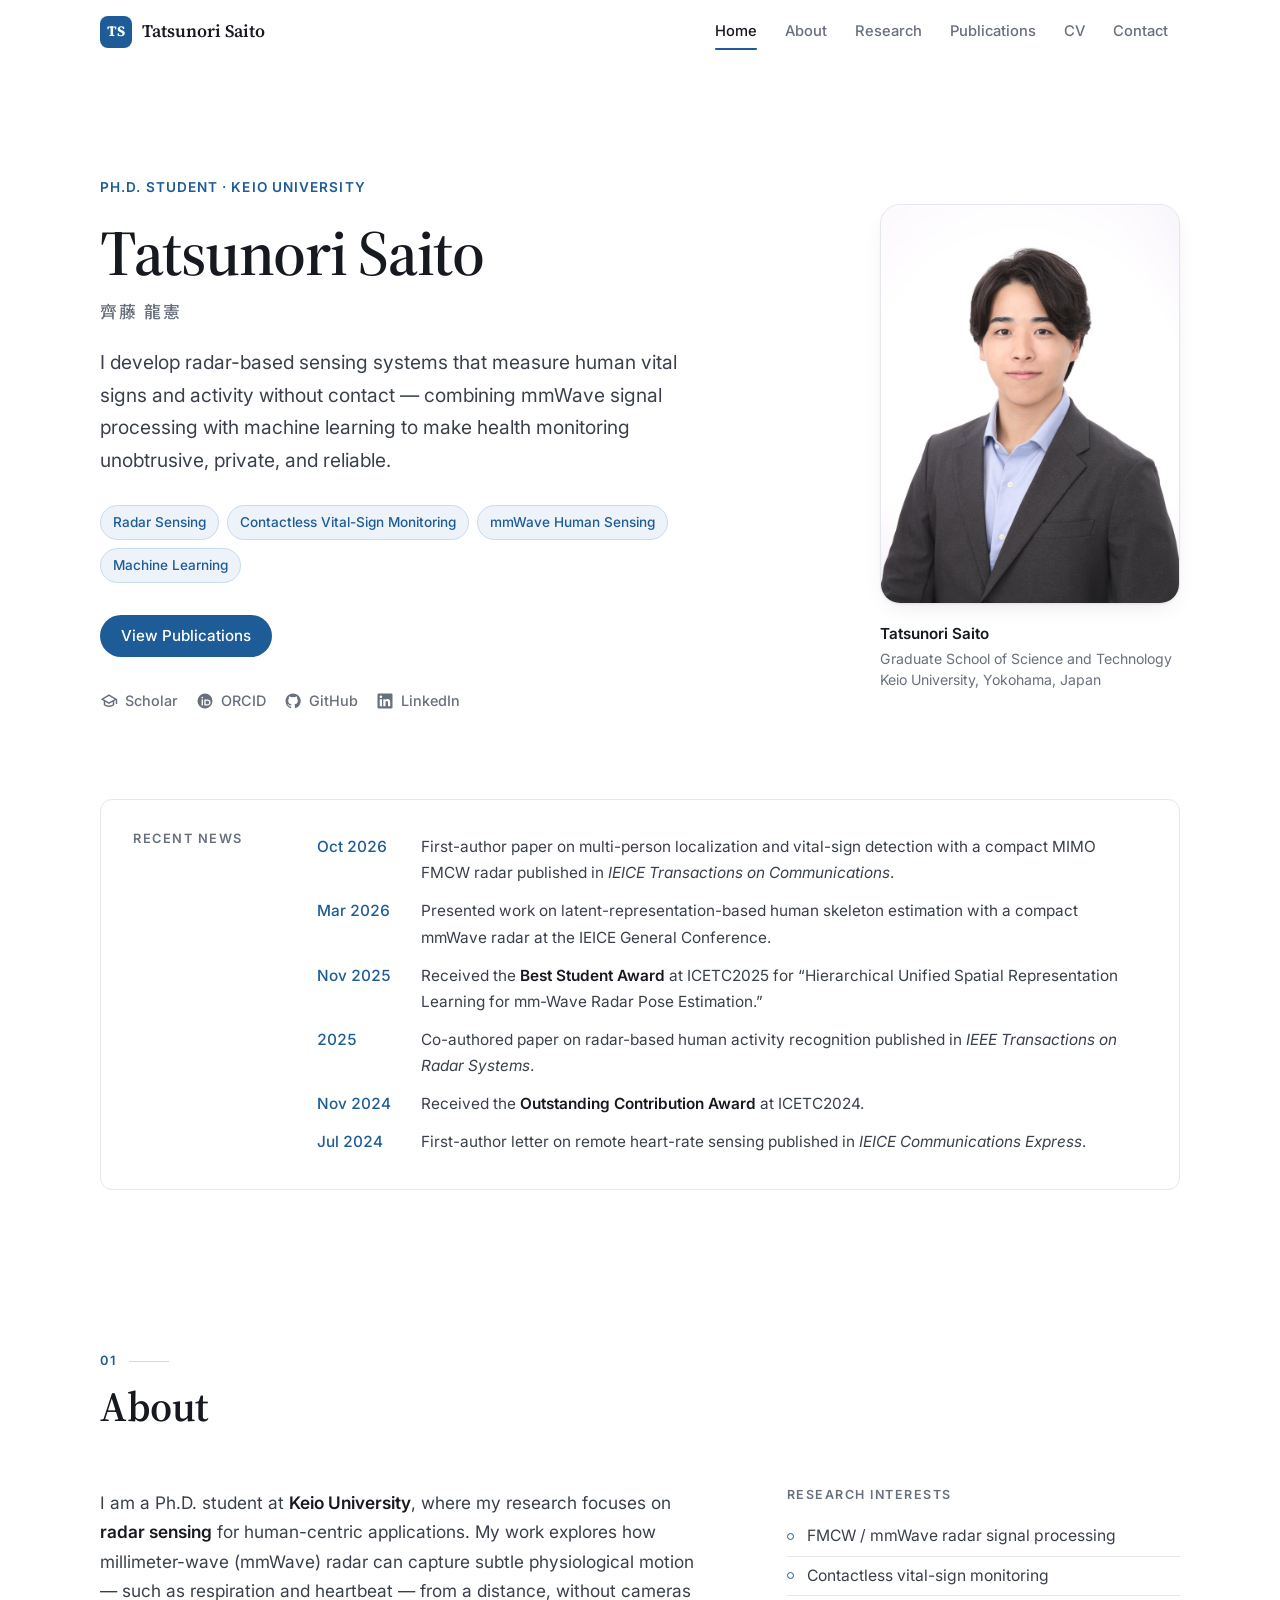
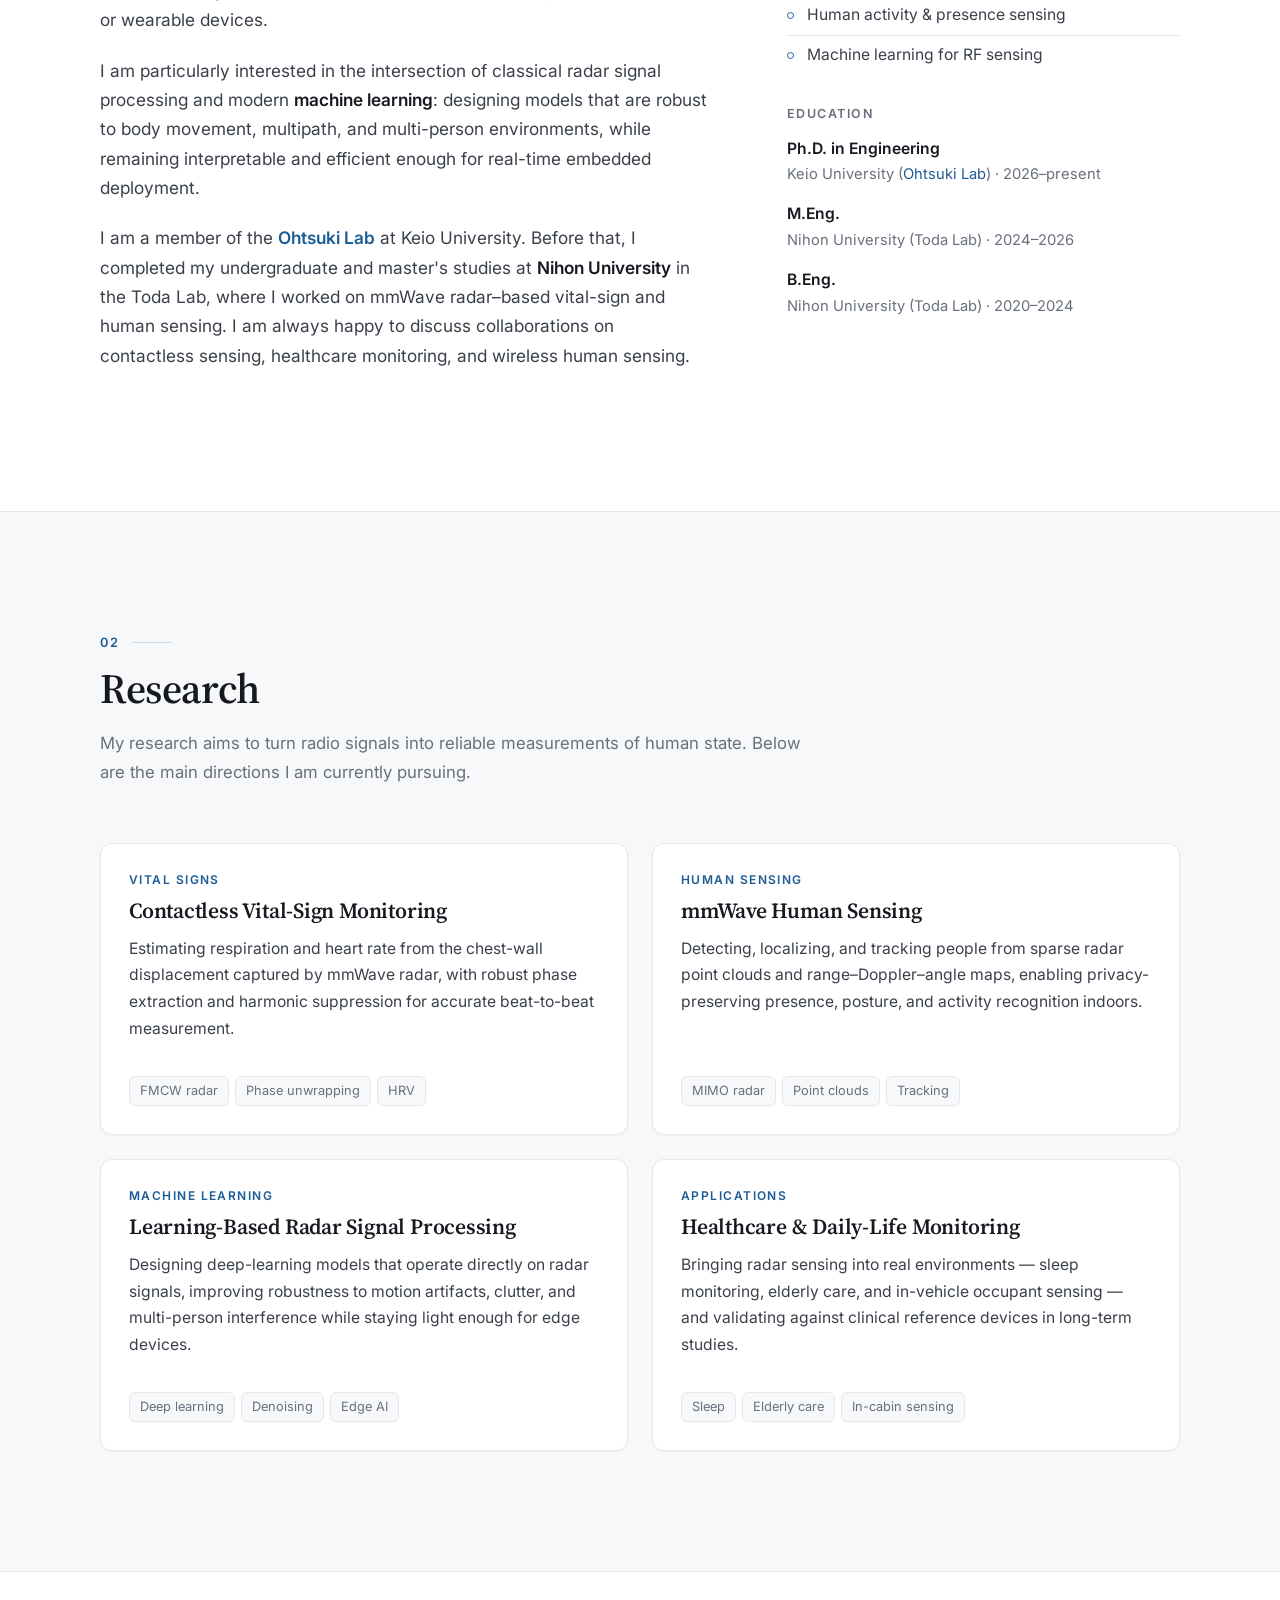
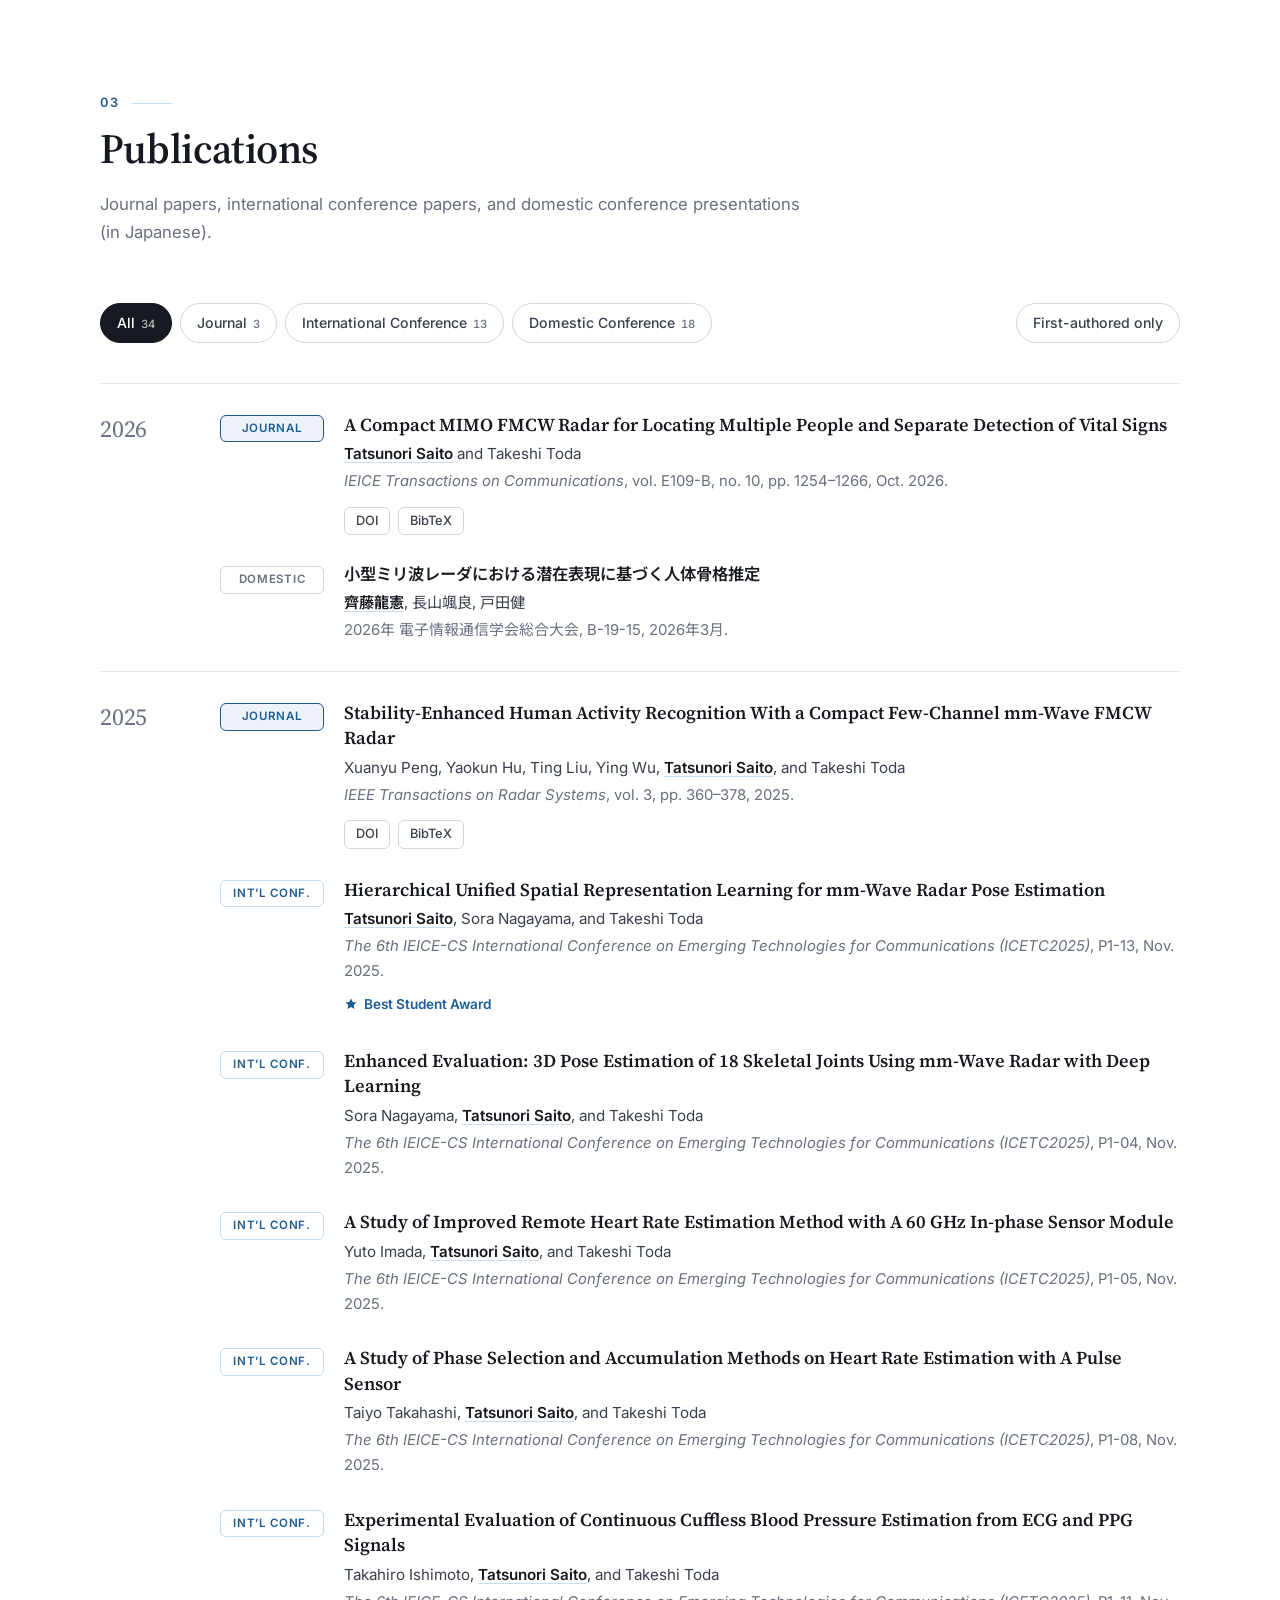
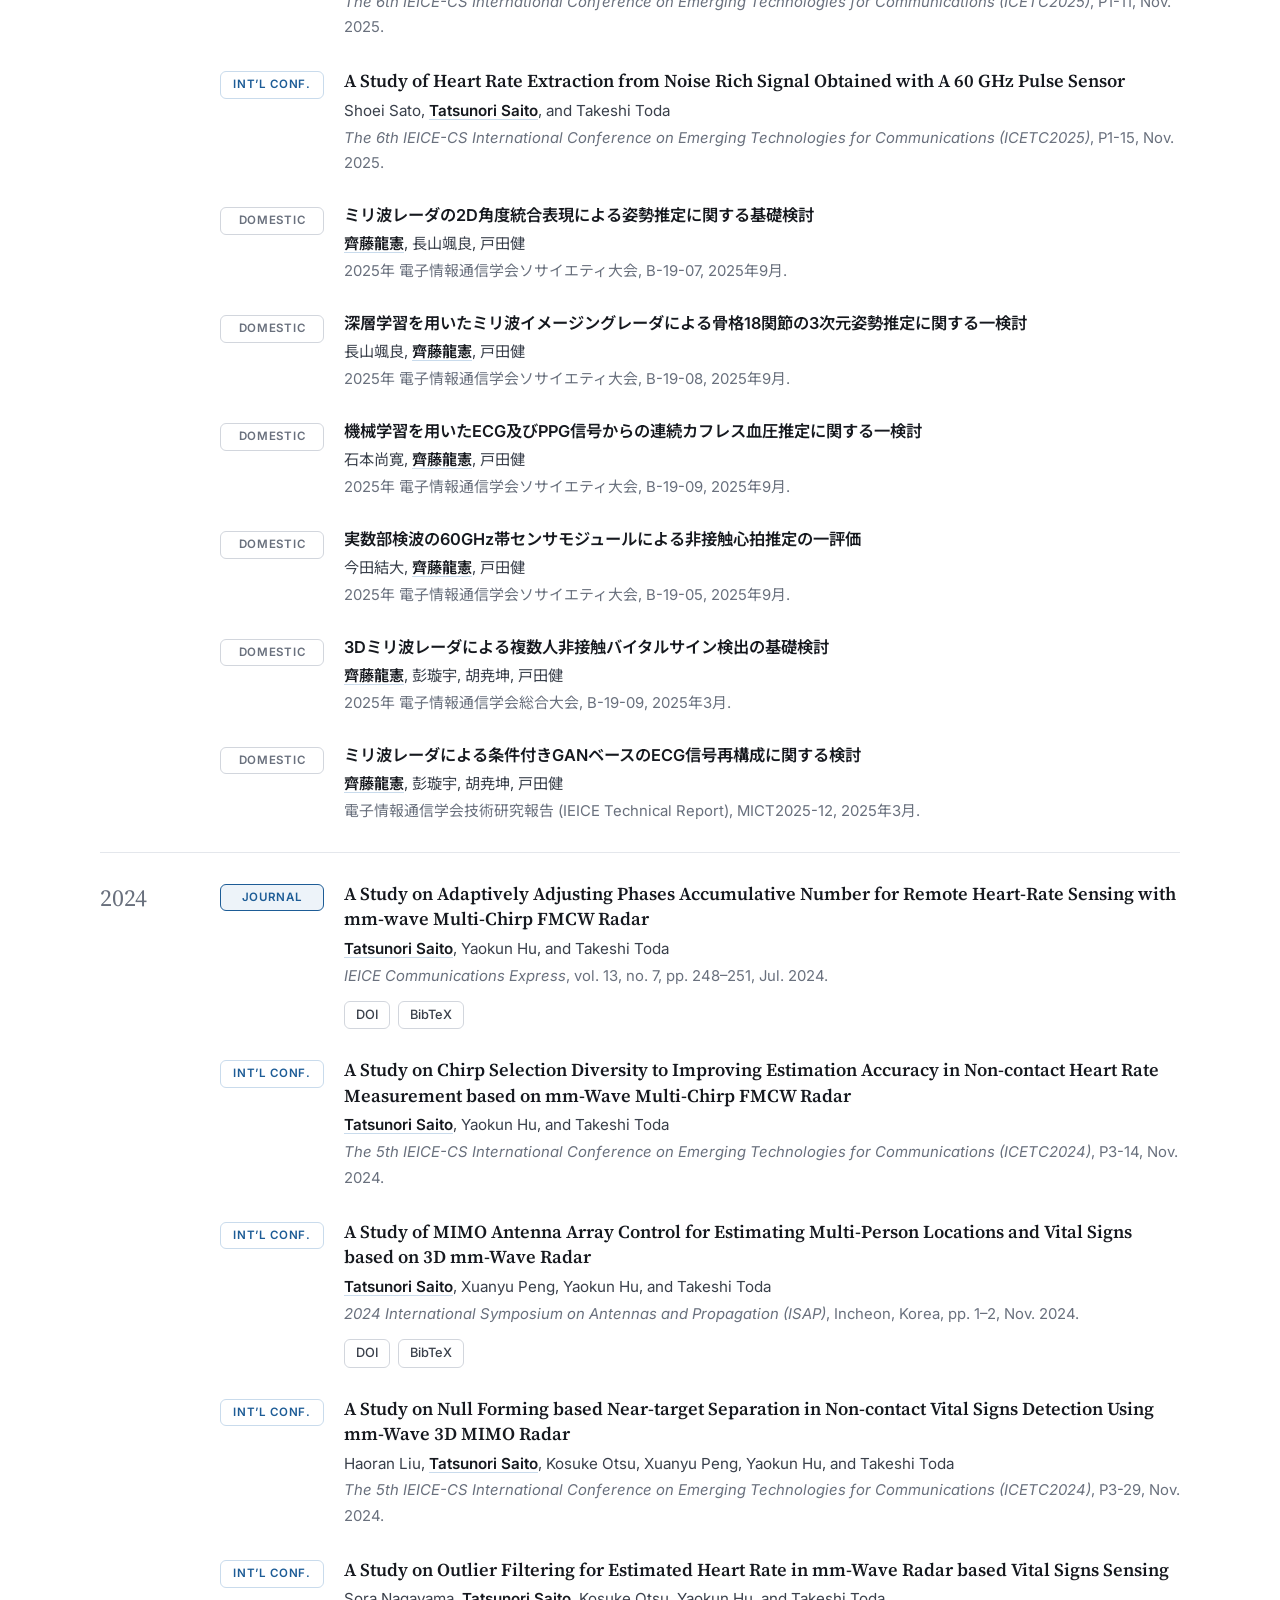
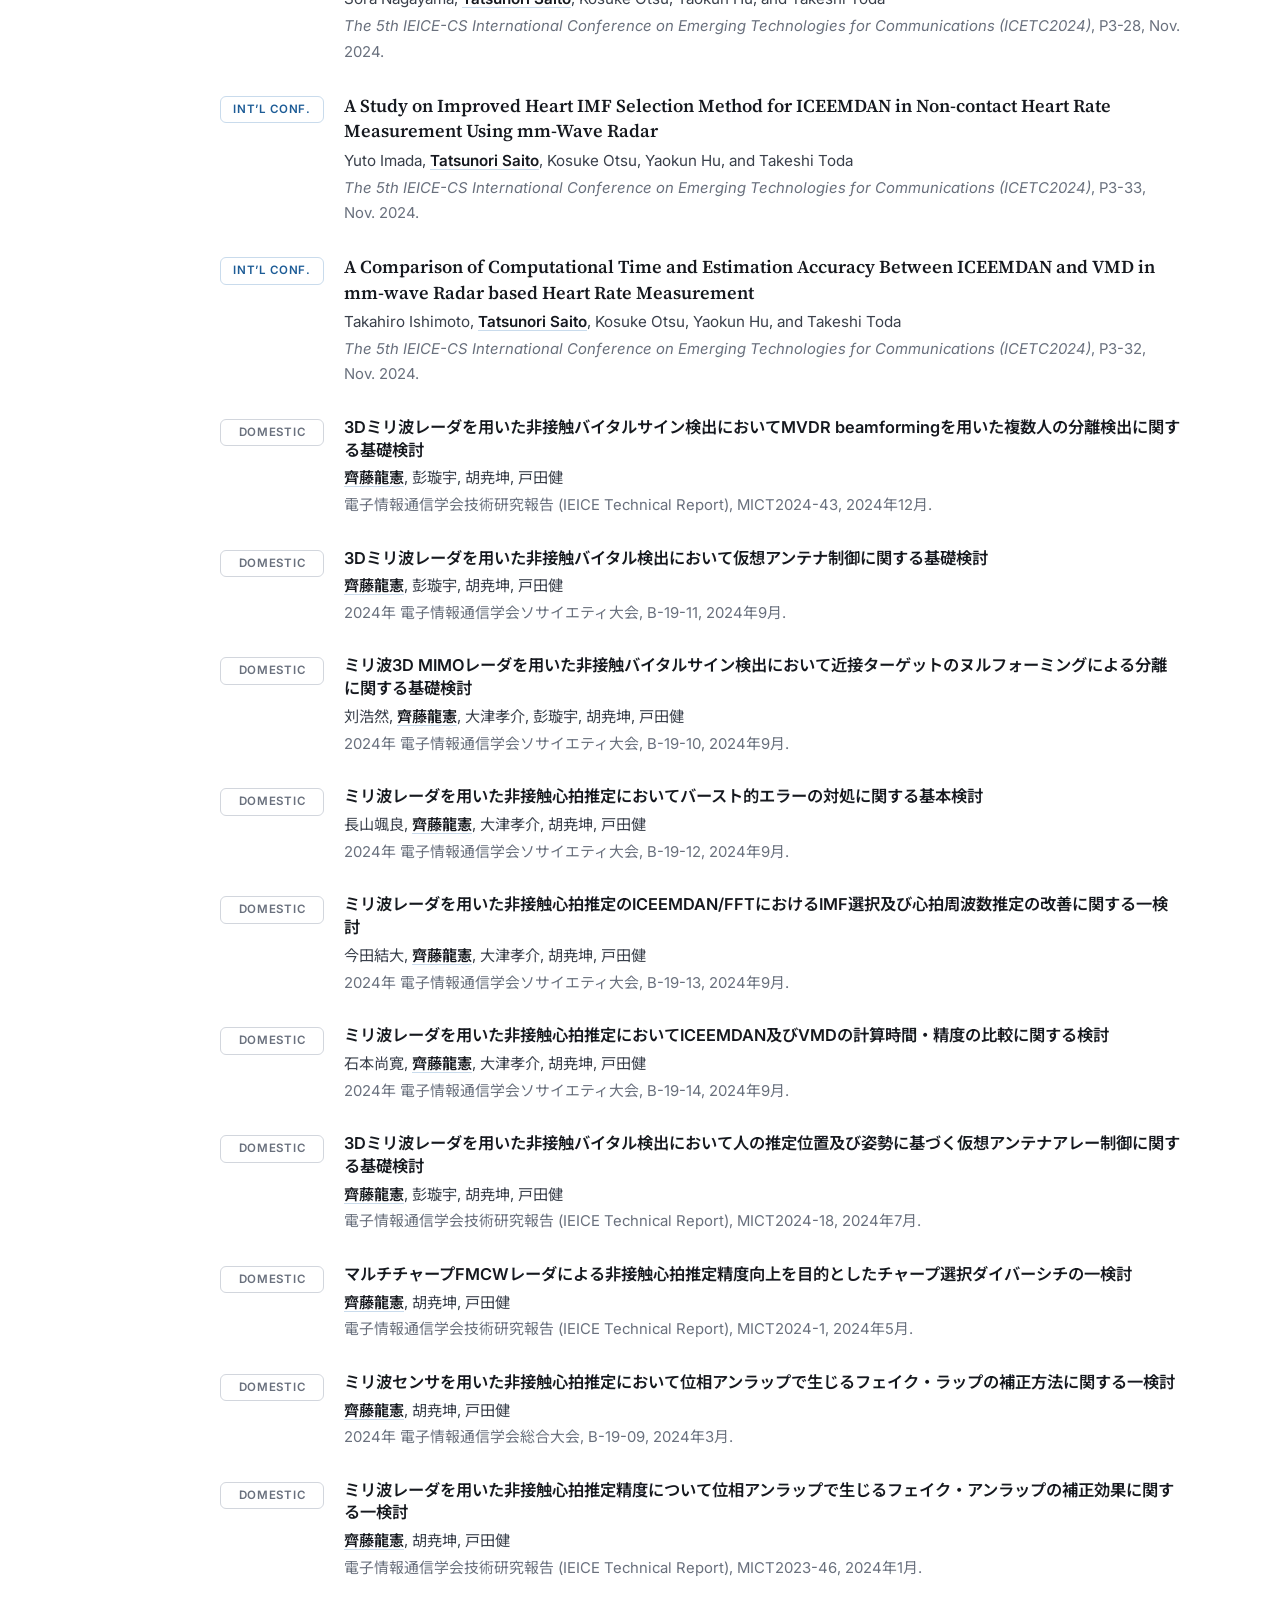
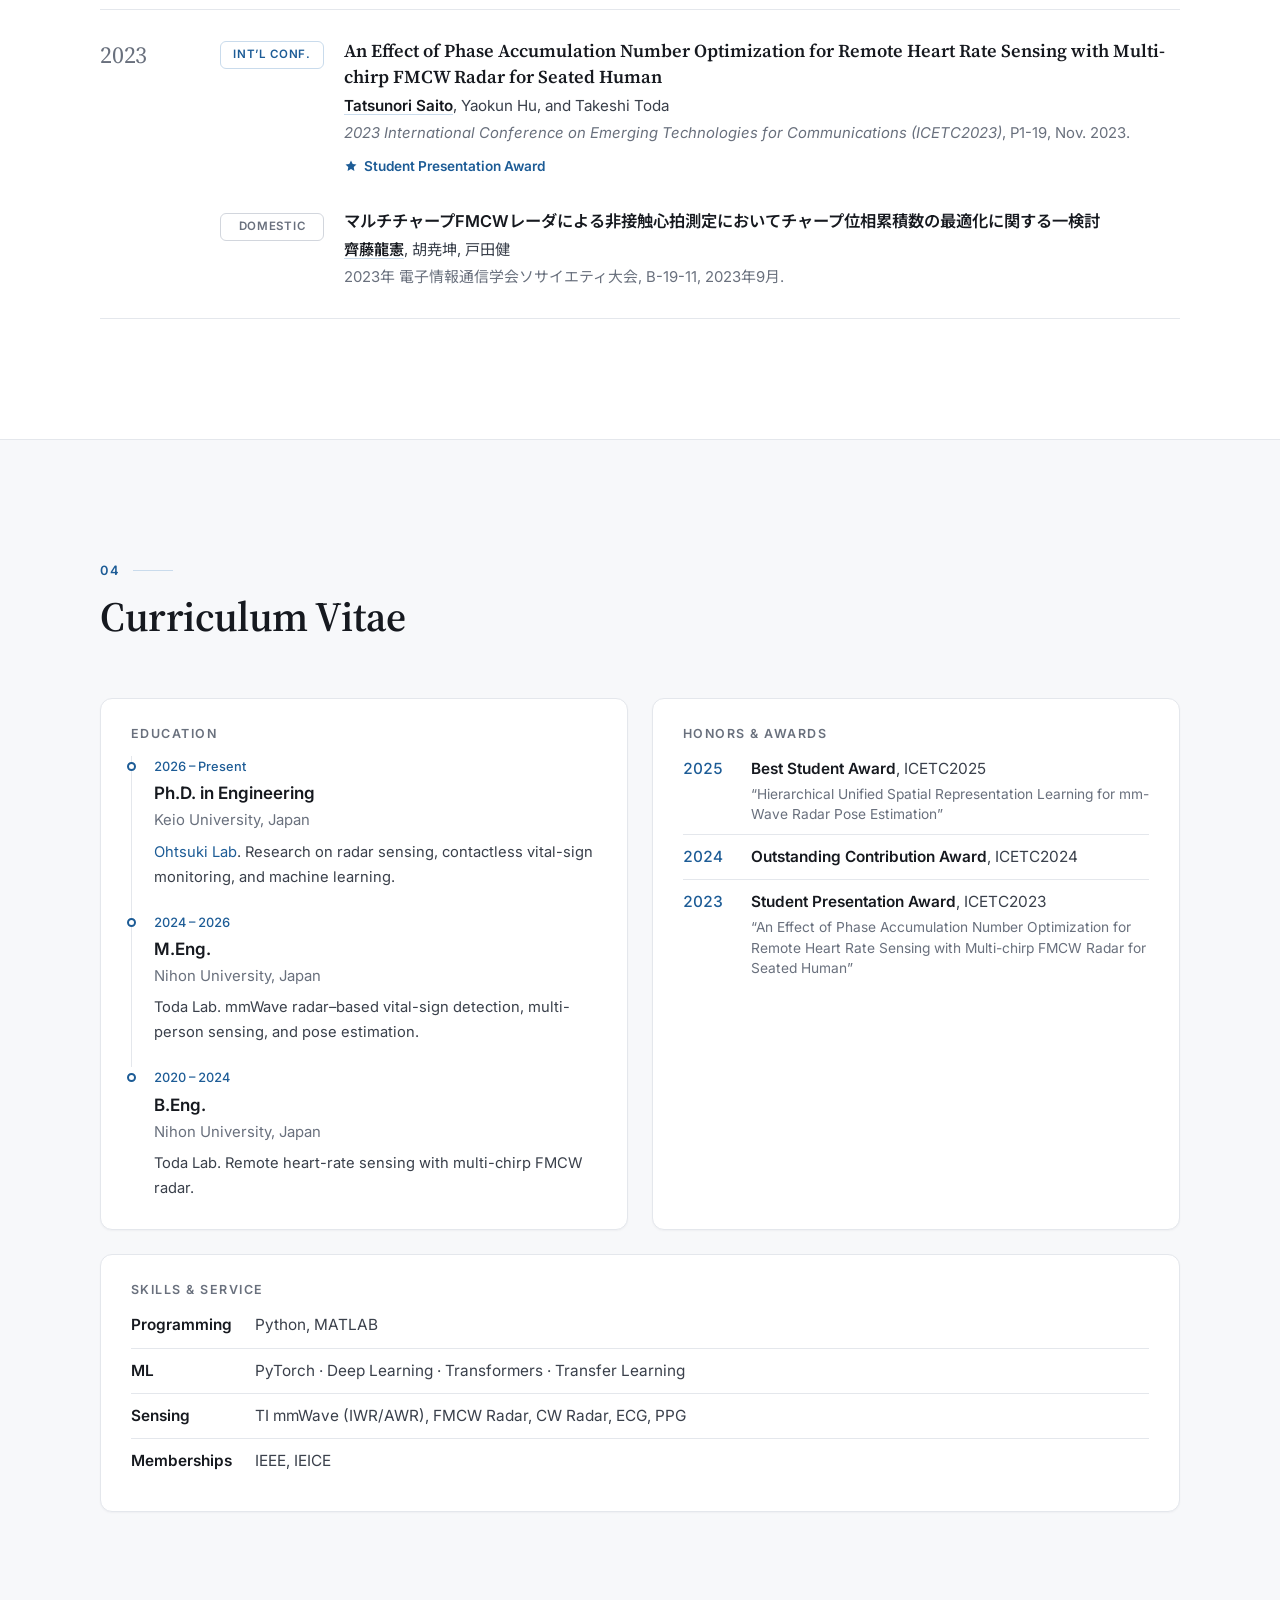
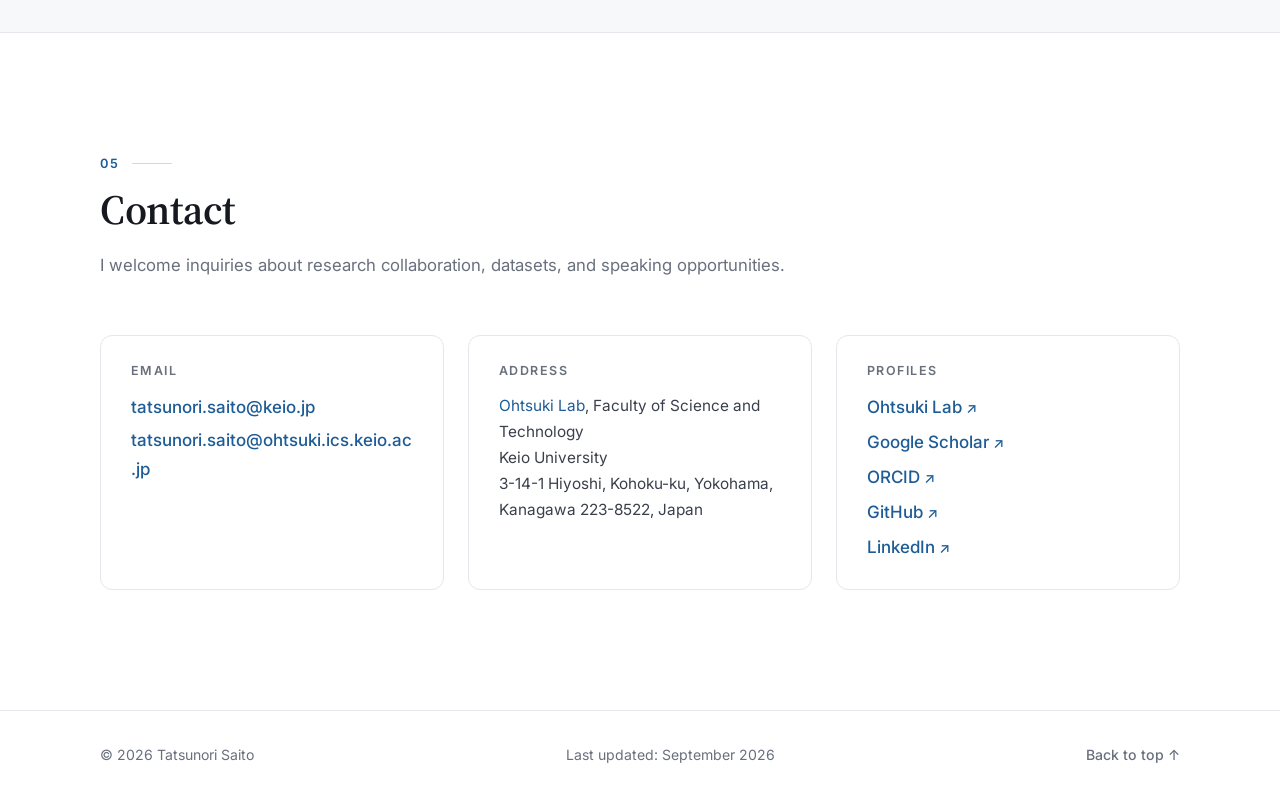
<file: index.html>
<!DOCTYPE html>
<html lang="en">
<head>
  <meta charset="UTF-8">
  <meta name="viewport" content="width=device-width, initial-scale=1.0">
  <title>Tatsunori Saito — Ph.D. Student, Keio University</title>
  <meta name="description" content="Tatsunori Saito is a Ph.D. student at Keio University researching radar sensing, contactless vital-sign monitoring, mmWave human sensing, and machine learning.">
  <meta name="author" content="Tatsunori Saito">
  <meta name="theme-color" content="#ffffff">
  <link rel="canonical" href="https://tatsunorisaito.github.io/">

  <!-- Open Graph / social preview -->
  <meta property="og:type" content="website">
  <meta property="og:title" content="Tatsunori Saito — Ph.D. Student, Keio University">
  <meta property="og:description" content="Radar sensing, contactless vital-sign monitoring, mmWave human sensing, and machine learning.">
  <meta property="og:url" content="https://tatsunorisaito.github.io/">
  <meta property="og:image" content="https://tatsunorisaito.github.io/assets/img/og-image.png">
  <meta name="twitter:card" content="summary_large_image">

  <link rel="icon" href="assets/img/favicon.svg" type="image/svg+xml">

  <link rel="preconnect" href="https://fonts.googleapis.com">
  <link rel="preconnect" href="https://fonts.gstatic.com" crossorigin>
  <link href="https://fonts.googleapis.com/css2?family=Inter:wght@400;500;600&family=Noto+Sans+JP:wght@400;500;600&family=Source+Serif+4:opsz,wght@8..60,400;8..60,600;8..60,700&display=swap" rel="stylesheet">
  <link rel="stylesheet" href="assets/css/style.css">

  <script type="application/ld+json">
  {
    "@context": "https://schema.org",
    "@type": "Person",
    "name": "Tatsunori Saito",
    "alternateName": "齊藤龍憲",
    "jobTitle": "Ph.D. Student",
    "affiliation": { "@type": "CollegeOrUniversity", "name": "Keio University" },
    "url": "https://tatsunorisaito.github.io/",
    "knowsAbout": ["Radar sensing", "Contactless vital-sign monitoring", "mmWave human sensing", "Machine learning"],
    "sameAs": [
      "https://scholar.google.com/citations?user=GuoiatwAAAAJ",
      "https://orcid.org/0009-0007-9096-3108",
      "https://github.com/TatsunoriSaito",
      "https://www.linkedin.com/in/tatsunori-saito-b2a9b4401"
    ]
  }
  </script>
  <script>document.documentElement.classList.add('js');</script>
</head>

<body id="top">
  <a class="skip-link" href="#main">Skip to content</a>

  <!-- ============ Header / Navigation ============ -->
  <header class="site-header">
    <div class="container header-inner">
      <a class="brand" href="#home" aria-label="Tatsunori Saito — home">
        <span class="brand-mark" aria-hidden="true">TS</span>
        <span class="brand-name">Tatsunori Saito</span>
      </a>

      <button class="nav-toggle" type="button" aria-controls="site-nav" aria-expanded="false">
        <span class="sr-only">Toggle navigation</span>
        <span class="nav-toggle-bar" aria-hidden="true"></span>
      </button>

      <nav class="site-nav" id="site-nav" aria-label="Primary">
        <ul>
          <li><a href="#home">Home</a></li>
          <li><a href="#about">About</a></li>
          <li><a href="#research">Research</a></li>
          <li><a href="#publications">Publications</a></li>
          <li><a href="#cv">CV</a></li>
          <li><a href="#contact">Contact</a></li>
        </ul>
      </nav>
    </div>
  </header>

  <main id="main">

    <!-- ============ Home / Hero ============ -->
    <section class="hero" id="home" aria-labelledby="hero-title">
      <div class="container hero-grid">
        <div class="hero-text">
          <p class="eyebrow">Ph.D. Student · Keio University</p>
          <h1 id="hero-title">Tatsunori Saito <span class="name-ja" lang="ja">齊藤 龍憲</span></h1>
          <p class="lead">
            I develop radar-based sensing systems that measure human vital signs and activity
            without contact — combining mmWave signal processing with machine learning to make
            health monitoring unobtrusive, private, and reliable.
          </p>

          <ul class="tag-list" aria-label="Research interests">
            <li>Radar Sensing</li>
            <li>Contactless Vital-Sign Monitoring</li>
            <li>mmWave Human Sensing</li>
            <li>Machine Learning</li>
          </ul>

          <div class="hero-actions">
            <a class="btn btn-primary" href="#publications">View Publications</a>
            <!-- <a class="btn btn-ghost" href="assets/cv/Tatsunori_Saito_CV.pdf" target="_blank" rel="noopener">Download CV</a> -->
          </div>

          <ul class="social-links" aria-label="Academic profiles">
            <!-- TODO: replace placeholder profile URLs -->
            <li>
              <a href="https://scholar.google.com/citations?user=GuoiatwAAAAJ" target="_blank" rel="noopener" aria-label="Google Scholar">
                <svg viewBox="0 0 24 24" aria-hidden="true"><path d="M12 3 1 9.5l4 2.4V17c0 .3.1.5.4.7C7.3 19 9.6 20 12 20s4.7-1 6.6-2.3c.3-.2.4-.4.4-.7v-5.1l2-1.2V16h2V9.5L12 3Zm0 2.3 7.3 4.2L12 13.7 4.7 9.5 12 5.3ZM7 13.1l5 3 5-3v3.4c-1.5 1-3.2 1.5-5 1.5s-3.5-.5-5-1.5v-3.4Z"/></svg>
                <span>Scholar</span>
              </a>
            </li>
            <li>
              <a href="https://orcid.org/0009-0007-9096-3108" target="_blank" rel="noopener" aria-label="ORCID">
                <svg viewBox="0 0 24 24" aria-hidden="true"><path d="M12 2a10 10 0 1 0 0 20 10 10 0 0 0 0-20Zm-3.6 4.4a1.1 1.1 0 1 1 0 2.2 1.1 1.1 0 0 1 0-2.2ZM7.5 10h1.8v7.9H7.5V10Zm3.6 0h4.2c2.4 0 4.1 1.7 4.1 3.95s-1.7 3.95-4.1 3.95h-4.2V10Zm1.8 1.6v4.7h2.3c1.5 0 2.4-1 2.4-2.35s-.9-2.35-2.4-2.35h-2.3Z"/></svg>
                <span>ORCID</span>
              </a>
            </li>
            <li>
              <a href="https://github.com/TatsunoriSaito" target="_blank" rel="noopener" aria-label="GitHub">
                <svg viewBox="0 0 24 24" aria-hidden="true"><path d="M12 2a10 10 0 0 0-3.2 19.5c.5.1.7-.2.7-.5v-1.7c-2.8.6-3.4-1.3-3.4-1.3-.4-1.2-1.1-1.5-1.1-1.5-.9-.6.1-.6.1-.6 1 .1 1.5 1 1.5 1 .9 1.6 2.4 1.1 3 .9.1-.7.4-1.1.6-1.4-2.2-.2-4.6-1.1-4.6-5 0-1.1.4-2 1-2.7-.1-.3-.4-1.3.1-2.7 0 0 .8-.3 2.8 1a9.6 9.6 0 0 1 5 0c1.9-1.3 2.8-1 2.8-1 .5 1.4.2 2.4.1 2.7.6.7 1 1.6 1 2.7 0 3.9-2.3 4.7-4.6 5 .4.3.7.9.7 1.9v2.8c0 .3.2.6.7.5A10 10 0 0 0 12 2Z"/></svg>
                <span>GitHub</span>
              </a>
            </li>
            <li>
              <a href="https://www.linkedin.com/in/tatsunori-saito-b2a9b4401" target="_blank" rel="noopener" aria-label="LinkedIn">
                <svg viewBox="0 0 24 24" aria-hidden="true"><path d="M20.4 2H3.6C2.7 2 2 2.7 2 3.6v16.8c0 .9.7 1.6 1.6 1.6h16.8c.9 0 1.6-.7 1.6-1.6V3.6c0-.9-.7-1.6-1.6-1.6ZM8 19H5V9.5h3V19ZM6.5 8.2a1.7 1.7 0 1 1 0-3.5 1.7 1.7 0 0 1 0 3.5ZM19 19h-3v-4.6c0-1.1 0-2.5-1.5-2.5s-1.8 1.2-1.8 2.4V19h-3V9.5h2.8v1.3h.1c.4-.7 1.4-1.5 2.8-1.5 3 0 3.6 2 3.6 4.6V19Z"/></svg>
                <span>LinkedIn</span>
              </a>
            </li>
          </ul>
        </div>

        <figure class="hero-portrait">
          <!-- Portrait, 3:4 (720×960). Change the ratio via aspect-ratio in .hero-portrait img -->
          <img src="assets/img/profile-web.jpg" alt="Portrait of Tatsunori Saito" width="720" height="960">
          <figcaption>
            <strong>Tatsunori Saito</strong>
            <span>Graduate School of Science and Technology<br>Keio University, Yokohama, Japan</span>
          </figcaption>
        </figure>
      </div>
    </section>

    <!-- ============ News ============ -->
    <section class="section section-tight" id="news" aria-labelledby="news-title">
      <div class="container">
        <div class="news reveal">
          <h2 id="news-title" class="news-title">Recent News</h2>
          <!-- Newest first; keep 3–5 items -->
          <ul class="news-list">
            <li><time datetime="2026-10">Oct 2026</time><span>First-author paper on multi-person localization and vital-sign detection with a compact MIMO FMCW radar published in <em>IEICE Transactions on Communications</em>.</span></li>
            <li><time datetime="2026-03">Mar 2026</time><span>Presented work on latent-representation-based human skeleton estimation with a compact mmWave radar at the IEICE General Conference.</span></li>
            <li><time datetime="2025-11">Nov 2025</time><span>Received the <strong>Best Student Award</strong> at ICETC2025 for “Hierarchical Unified Spatial Representation Learning for mm-Wave Radar Pose Estimation.”</span></li>
            <li><time datetime="2025">2025</time><span>Co-authored paper on radar-based human activity recognition published in <em>IEEE Transactions on Radar Systems</em>.</span></li>
            <li><time datetime="2024-11">Nov 2024</time><span>Received the <strong>Outstanding Contribution Award</strong> at ICETC2024.</span></li>
            <li><time datetime="2024-07">Jul 2024</time><span>First-author letter on remote heart-rate sensing published in <em>IEICE Communications Express</em>.</span></li>
          </ul>
        </div>
      </div>
    </section>

    <!-- ============ About ============ -->
    <section class="section" id="about" aria-labelledby="about-title">
      <div class="container">
        <header class="section-head reveal">
          <p class="section-kicker">01</p>
          <h2 id="about-title">About</h2>
        </header>

        <div class="about-grid">
          <div class="prose reveal">
            <p>
              I am a Ph.D. student at <strong>Keio University</strong>, where my research focuses on
              <strong>radar sensing</strong> for human-centric applications. My work explores how
              millimeter-wave (mmWave) radar can capture subtle physiological motion — such as respiration
              and heartbeat — from a distance, without cameras or wearable devices.
            </p>
            <p>
              I am particularly interested in the intersection of classical radar signal processing and
              modern <strong>machine learning</strong>: designing models that are robust to body movement,
              multipath, and multi-person environments, while remaining interpretable and efficient enough
              for real-time embedded deployment.
            </p>
            <p>
              I am a member of the <strong><a href="https://www.ohtsuki.ics.keio.ac.jp/" target="_blank" rel="noopener">Ohtsuki Lab</a></strong> at Keio University. Before that, I completed
              my undergraduate and master's studies at <strong>Nihon University</strong> in the Toda Lab,
              where I worked on mmWave radar–based vital-sign and human sensing. I am always happy to discuss collaborations on contactless sensing, healthcare monitoring,
              and wireless human sensing.
            </p>
          </div>

          <aside class="about-facts reveal">
            <div class="fact-block">
              <h3>Research Interests</h3>
              <ul class="plain-list">
                <li>FMCW / mmWave radar signal processing</li>
                <li>Contactless vital-sign monitoring</li>
                <li>Human activity &amp; presence sensing</li>
                <li>Machine learning for RF sensing</li>
              </ul>
            </div>
            <div class="fact-block">
              <h3>Education</h3>
              <dl class="edu-list">
                <div>
                  <dt>Ph.D. in Engineering</dt>
                  <dd>Keio University (<a href="https://www.ohtsuki.ics.keio.ac.jp/" target="_blank" rel="noopener">Ohtsuki Lab</a>) · 2026–present</dd>
                </div>
                <div>
                  <dt>M.Eng.</dt>
                  <dd>Nihon University (Toda Lab) · 2024–2026</dd>
                </div>
                <div>
                  <dt>B.Eng.</dt>
                  <dd>Nihon University (Toda Lab) · 2020–2024</dd>
                </div>
              </dl>
            </div>
          </aside>
        </div>
      </div>
    </section>

    <!-- ============ Research ============ -->
    <section class="section section-alt" id="research" aria-labelledby="research-title">
      <div class="container">
        <header class="section-head reveal">
          <p class="section-kicker">02</p>
          <h2 id="research-title">Research</h2>
          <p class="section-intro">
            My research aims to turn radio signals into reliable measurements of human state.
            Below are the main directions I am currently pursuing.
          </p>
        </header>

        <div class="card-grid">
          <article class="research-card reveal">
            <div class="card-figure" aria-hidden="true">
              <img src="assets/img/research/contactless-vital-sign-monitoring.webp"
                   width="1774" height="887" alt="" loading="lazy" decoding="async">
            </div>
            <div class="card-body">
              <p class="card-tag">Vital Signs</p>
              <h3>Contactless Vital-Sign Monitoring</h3>
              <p>
                Estimating respiration and heart rate from the chest-wall displacement captured by
                mmWave radar, with robust phase extraction and harmonic suppression for accurate
                beat-to-beat measurement.
              </p>
              <ul class="card-keywords">
                <li>FMCW radar</li><li>Phase unwrapping</li><li>HRV</li>
              </ul>
            </div>
          </article>

          <article class="research-card reveal">
            <div class="card-figure" aria-hidden="true">
              <img src="assets/img/research/mmwave-human-sensing.webp"
                   width="1774" height="887" alt="" loading="lazy" decoding="async">
            </div>
            <div class="card-body">
              <p class="card-tag">Human Sensing</p>
              <h3>mmWave Human Sensing</h3>
              <p>
                Detecting, localizing, and tracking people from sparse radar point clouds and
                range–Doppler–angle maps, enabling privacy-preserving presence, posture, and
                activity recognition indoors.
              </p>
              <ul class="card-keywords">
                <li>MIMO radar</li><li>Point clouds</li><li>Tracking</li>
              </ul>
            </div>
          </article>

          <article class="research-card reveal">
            <div class="card-figure" aria-hidden="true">
              <img src="assets/img/research/learning-based-radar-signal-processing.webp"
                   width="1774" height="887" alt="" loading="lazy" decoding="async">
            </div>
            <div class="card-body">
              <p class="card-tag">Machine Learning</p>
              <h3>Learning-Based Radar Signal Processing</h3>
              <p>
                Designing deep-learning models that operate directly on radar signals, improving
                robustness to motion artifacts, clutter, and multi-person interference while staying
                light enough for edge devices.
              </p>
              <ul class="card-keywords">
                <li>Deep learning</li><li>Denoising</li><li>Edge AI</li>
              </ul>
            </div>
          </article>

          <article class="research-card reveal">
            <div class="card-figure" aria-hidden="true">
              <img src="assets/img/research/healthcare-daily-life-monitoring.webp"
                   width="1774" height="887" alt="" loading="lazy" decoding="async">
            </div>
            <div class="card-body">
              <p class="card-tag">Applications</p>
              <h3>Healthcare &amp; Daily-Life Monitoring</h3>
              <p>
                Bringing radar sensing into real environments — sleep monitoring, elderly care, and
                in-vehicle occupant sensing — and validating against clinical reference devices
                in long-term studies.
              </p>
              <ul class="card-keywords">
                <li>Sleep</li><li>Elderly care</li><li>In-cabin sensing</li>
              </ul>
            </div>
          </article>
        </div>
      </div>
    </section>

    <!-- ============ Publications ============ -->
    <section class="section" id="publications" aria-labelledby="pub-title">
      <div class="container">
        <header class="section-head reveal">
          <p class="section-kicker">03</p>
          <h2 id="pub-title">Publications</h2>
          <p class="section-intro">
            Journal papers, international conference papers, and domestic conference
            presentations (in Japanese).
          </p>
        </header>

        <div class="pub-filters reveal" role="group" aria-label="Filter publications">
          <button type="button" class="filter-btn is-active" data-filter="all" aria-pressed="true">All</button>
          <button type="button" class="filter-btn" data-filter="journal" aria-pressed="false">Journal</button>
          <button type="button" class="filter-btn" data-filter="international" aria-pressed="false">International Conference</button>
          <button type="button" class="filter-btn" data-filter="domestic" aria-pressed="false">Domestic Conference</button>
          <button type="button" class="filter-btn filter-first" data-filter-first aria-pressed="false">First-authored only</button>
        </div>

        <!--
          Publications, grouped by year (newest first). Within a year: journal → international → domestic.
          Entry: <li class="pub" data-type="journal|international|domestic" [data-first="true"] [lang="ja"]>
          Wrap your own name in <span class="me">…</span>. Filter counts are computed by JS.
        -->
        <div class="pub-groups">
          <div class="pub-year-group reveal" data-year="2026">
            <h3 class="pub-year">2026</h3>
            <ol class="pub-list">
              <li class="pub" data-type="journal" data-first="true">
                <span class="pub-venue-badge badge-journal">Journal</span>
                <div class="pub-main">
                  <p class="pub-title">A Compact MIMO FMCW Radar for Locating Multiple People and Separate Detection of Vital Signs</p>
                  <p class="pub-authors"><span class="me">Tatsunori Saito</span> and Takeshi Toda</p>
                  <p class="pub-venue"><em>IEICE Transactions on Communications</em>, vol. E109-B, no. 10, pp. 1254–1266, Oct. 2026.</p>
                  <div class="pub-links">
                    <a href="https://doi.org/10.23919/transcom.2025ebp3160" class="pub-link" target="_blank" rel="noopener">DOI</a>
                    <button type="button" class="pub-link bib-toggle" aria-expanded="false">BibTeX</button>
                  </div>
                  <pre class="bibtex" hidden><code>@article{saito2026compact,
  author  = {Saito, Tatsunori and Toda, Takeshi},
  title   = {A Compact MIMO FMCW Radar for Locating Multiple People and Separate Detection of Vital Signs},
  journal = {IEICE Transactions on Communications},
  volume  = {E109-B},
  number  = {10},
  pages   = {1254--1266},
  year    = {2026}
}</code></pre>
                </div>
              </li>
              <li class="pub" data-type="domestic" data-first="true" lang="ja">
                <span class="pub-venue-badge badge-domestic">Domestic</span>
                <div class="pub-main">
                  <p class="pub-title">小型ミリ波レーダにおける潜在表現に基づく人体骨格推定</p>
                  <p class="pub-authors"><span class="me">齊藤龍憲</span>, 長山颯良, 戸田健</p>
                  <p class="pub-venue"><em>2026年 電子情報通信学会総合大会</em>, B-19-15, 2026年3月.</p>
                </div>
              </li>
            </ol>
          </div>
          <div class="pub-year-group reveal" data-year="2025">
            <h3 class="pub-year">2025</h3>
            <ol class="pub-list">
              <li class="pub" data-type="journal">
                <span class="pub-venue-badge badge-journal">Journal</span>
                <div class="pub-main">
                  <p class="pub-title">Stability-Enhanced Human Activity Recognition With a Compact Few-Channel mm-Wave FMCW Radar</p>
                  <p class="pub-authors">Xuanyu Peng, Yaokun Hu, Ting Liu, Ying Wu, <span class="me">Tatsunori Saito</span>, and Takeshi Toda</p>
                  <p class="pub-venue"><em>IEEE Transactions on Radar Systems</em>, vol. 3, pp. 360–378, 2025.</p>
                  <div class="pub-links">
                    <a href="https://doi.org/10.1109/TRS.2025.3539289" class="pub-link" target="_blank" rel="noopener">DOI</a>
                    <button type="button" class="pub-link bib-toggle" aria-expanded="false">BibTeX</button>
                  </div>
                  <pre class="bibtex" hidden><code>@article{peng2025stability,
  author  = {Peng, Xuanyu and Hu, Yaokun and Liu, Ting and Wu, Ying and Saito, Tatsunori and Toda, Takeshi},
  title   = {Stability-Enhanced Human Activity Recognition With a Compact Few-Channel mm-Wave FMCW Radar},
  journal = {IEEE Transactions on Radar Systems},
  volume  = {3},
  pages   = {360--378},
  year    = {2025}
}</code></pre>
                </div>
              </li>
              <li class="pub" data-type="international" data-first="true">
                <span class="pub-venue-badge badge-international">Int’l Conf.</span>
                <div class="pub-main">
                  <p class="pub-title">Hierarchical Unified Spatial Representation Learning for mm-Wave Radar Pose Estimation</p>
                  <p class="pub-authors"><span class="me">Tatsunori Saito</span>, Sora Nagayama, and Takeshi Toda</p>
                  <p class="pub-venue"><em>The 6th IEICE-CS International Conference on Emerging Technologies for Communications (ICETC2025)</em>, P1-13, Nov. 2025.</p>
                  <p class="pub-award"><svg viewBox="0 0 24 24" aria-hidden="true"><path d="M12 2.5l2.9 5.9 6.5.9-4.7 4.6 1.1 6.5L12 17.3l-5.8 3.1 1.1-6.5-4.7-4.6 6.5-.9z"/></svg>Best Student Award</p>
                </div>
              </li>
              <li class="pub" data-type="international">
                <span class="pub-venue-badge badge-international">Int’l Conf.</span>
                <div class="pub-main">
                  <p class="pub-title">Enhanced Evaluation: 3D Pose Estimation of 18 Skeletal Joints Using mm-Wave Radar with Deep Learning</p>
                  <p class="pub-authors">Sora Nagayama, <span class="me">Tatsunori Saito</span>, and Takeshi Toda</p>
                  <p class="pub-venue"><em>The 6th IEICE-CS International Conference on Emerging Technologies for Communications (ICETC2025)</em>, P1-04, Nov. 2025.</p>
                </div>
              </li>
              <li class="pub" data-type="international">
                <span class="pub-venue-badge badge-international">Int’l Conf.</span>
                <div class="pub-main">
                  <p class="pub-title">A Study of Improved Remote Heart Rate Estimation Method with A 60 GHz In-phase Sensor Module</p>
                  <p class="pub-authors">Yuto Imada, <span class="me">Tatsunori Saito</span>, and Takeshi Toda</p>
                  <p class="pub-venue"><em>The 6th IEICE-CS International Conference on Emerging Technologies for Communications (ICETC2025)</em>, P1-05, Nov. 2025.</p>
                </div>
              </li>
              <li class="pub" data-type="international">
                <span class="pub-venue-badge badge-international">Int’l Conf.</span>
                <div class="pub-main">
                  <p class="pub-title">A Study of Phase Selection and Accumulation Methods on Heart Rate Estimation with A Pulse Sensor</p>
                  <p class="pub-authors">Taiyo Takahashi, <span class="me">Tatsunori Saito</span>, and Takeshi Toda</p>
                  <p class="pub-venue"><em>The 6th IEICE-CS International Conference on Emerging Technologies for Communications (ICETC2025)</em>, P1-08, Nov. 2025.</p>
                </div>
              </li>
              <li class="pub" data-type="international">
                <span class="pub-venue-badge badge-international">Int’l Conf.</span>
                <div class="pub-main">
                  <p class="pub-title">Experimental Evaluation of Continuous Cuffless Blood Pressure Estimation from ECG and PPG Signals</p>
                  <p class="pub-authors">Takahiro Ishimoto, <span class="me">Tatsunori Saito</span>, and Takeshi Toda</p>
                  <p class="pub-venue"><em>The 6th IEICE-CS International Conference on Emerging Technologies for Communications (ICETC2025)</em>, P1-11, Nov. 2025.</p>
                </div>
              </li>
              <li class="pub" data-type="international">
                <span class="pub-venue-badge badge-international">Int’l Conf.</span>
                <div class="pub-main">
                  <p class="pub-title">A Study of Heart Rate Extraction from Noise Rich Signal Obtained with A 60 GHz Pulse Sensor</p>
                  <p class="pub-authors">Shoei Sato, <span class="me">Tatsunori Saito</span>, and Takeshi Toda</p>
                  <p class="pub-venue"><em>The 6th IEICE-CS International Conference on Emerging Technologies for Communications (ICETC2025)</em>, P1-15, Nov. 2025.</p>
                </div>
              </li>
              <li class="pub" data-type="domestic" data-first="true" lang="ja">
                <span class="pub-venue-badge badge-domestic">Domestic</span>
                <div class="pub-main">
                  <p class="pub-title">ミリ波レーダの2D角度統合表現による姿勢推定に関する基礎検討</p>
                  <p class="pub-authors"><span class="me">齊藤龍憲</span>, 長山颯良, 戸田健</p>
                  <p class="pub-venue"><em>2025年 電子情報通信学会ソサイエティ大会</em>, B-19-07, 2025年9月.</p>
                </div>
              </li>
              <li class="pub" data-type="domestic" lang="ja">
                <span class="pub-venue-badge badge-domestic">Domestic</span>
                <div class="pub-main">
                  <p class="pub-title">深層学習を用いたミリ波イメージングレーダによる骨格18関節の3次元姿勢推定に関する一検討</p>
                  <p class="pub-authors">長山颯良, <span class="me">齊藤龍憲</span>, 戸田健</p>
                  <p class="pub-venue"><em>2025年 電子情報通信学会ソサイエティ大会</em>, B-19-08, 2025年9月.</p>
                </div>
              </li>
              <li class="pub" data-type="domestic" lang="ja">
                <span class="pub-venue-badge badge-domestic">Domestic</span>
                <div class="pub-main">
                  <p class="pub-title">機械学習を用いたECG及びPPG信号からの連続カフレス血圧推定に関する一検討</p>
                  <p class="pub-authors">石本尚寛, <span class="me">齊藤龍憲</span>, 戸田健</p>
                  <p class="pub-venue"><em>2025年 電子情報通信学会ソサイエティ大会</em>, B-19-09, 2025年9月.</p>
                </div>
              </li>
              <li class="pub" data-type="domestic" lang="ja">
                <span class="pub-venue-badge badge-domestic">Domestic</span>
                <div class="pub-main">
                  <p class="pub-title">実数部検波の60GHz帯センサモジュールによる非接触心拍推定の一評価</p>
                  <p class="pub-authors">今田結大, <span class="me">齊藤龍憲</span>, 戸田健</p>
                  <p class="pub-venue"><em>2025年 電子情報通信学会ソサイエティ大会</em>, B-19-05, 2025年9月.</p>
                </div>
              </li>
              <li class="pub" data-type="domestic" data-first="true" lang="ja">
                <span class="pub-venue-badge badge-domestic">Domestic</span>
                <div class="pub-main">
                  <p class="pub-title">3Dミリ波レーダによる複数人非接触バイタルサイン検出の基礎検討</p>
                  <p class="pub-authors"><span class="me">齊藤龍憲</span>, 彭璇宇, 胡尭坤, 戸田健</p>
                  <p class="pub-venue"><em>2025年 電子情報通信学会総合大会</em>, B-19-09, 2025年3月.</p>
                </div>
              </li>
              <li class="pub" data-type="domestic" data-first="true" lang="ja">
                <span class="pub-venue-badge badge-domestic">Domestic</span>
                <div class="pub-main">
                  <p class="pub-title">ミリ波レーダによる条件付きGANベースのECG信号再構成に関する検討</p>
                  <p class="pub-authors"><span class="me">齊藤龍憲</span>, 彭璇宇, 胡尭坤, 戸田健</p>
                  <p class="pub-venue"><em>電子情報通信学会技術研究報告 (IEICE Technical Report)</em>, MICT2025-12, 2025年3月.</p>
                </div>
              </li>
            </ol>
          </div>
          <div class="pub-year-group reveal" data-year="2024">
            <h3 class="pub-year">2024</h3>
            <ol class="pub-list">
              <li class="pub" data-type="journal" data-first="true">
                <span class="pub-venue-badge badge-journal">Journal</span>
                <div class="pub-main">
                  <p class="pub-title">A Study on Adaptively Adjusting Phases Accumulative Number for Remote Heart-Rate Sensing with mm-wave Multi-Chirp FMCW Radar</p>
                  <p class="pub-authors"><span class="me">Tatsunori Saito</span>, Yaokun Hu, and Takeshi Toda</p>
                  <p class="pub-venue"><em>IEICE Communications Express</em>, vol. 13, no. 7, pp. 248–251, Jul. 2024.</p>
                  <div class="pub-links">
                    <a href="https://doi.org/10.23919/comex.2024XBL0061" class="pub-link" target="_blank" rel="noopener">DOI</a>
                    <button type="button" class="pub-link bib-toggle" aria-expanded="false">BibTeX</button>
                  </div>
                  <pre class="bibtex" hidden><code>@article{saito2024adaptive,
  author  = {Saito, Tatsunori and Hu, Yaokun and Toda, Takeshi},
  title   = {A Study on Adaptively Adjusting Phases Accumulative Number for Remote Heart-Rate Sensing with mm-wave Multi-Chirp FMCW Radar},
  journal = {IEICE Communications Express},
  volume  = {13},
  number  = {7},
  pages   = {248--251},
  year    = {2024}
}</code></pre>
                </div>
              </li>
              <li class="pub" data-type="international" data-first="true">
                <span class="pub-venue-badge badge-international">Int’l Conf.</span>
                <div class="pub-main">
                  <p class="pub-title">A Study on Chirp Selection Diversity to Improving Estimation Accuracy in Non-contact Heart Rate Measurement based on mm-Wave Multi-Chirp FMCW Radar</p>
                  <p class="pub-authors"><span class="me">Tatsunori Saito</span>, Yaokun Hu, and Takeshi Toda</p>
                  <p class="pub-venue"><em>The 5th IEICE-CS International Conference on Emerging Technologies for Communications (ICETC2024)</em>, P3-14, Nov. 2024.</p>
                </div>
              </li>
              <li class="pub" data-type="international" data-first="true">
                <span class="pub-venue-badge badge-international">Int’l Conf.</span>
                <div class="pub-main">
                  <p class="pub-title">A Study of MIMO Antenna Array Control for Estimating Multi-Person Locations and Vital Signs based on 3D mm-Wave Radar</p>
                  <p class="pub-authors"><span class="me">Tatsunori Saito</span>, Xuanyu Peng, Yaokun Hu, and Takeshi Toda</p>
                  <p class="pub-venue"><em>2024 International Symposium on Antennas and Propagation (ISAP)</em>, Incheon, Korea, pp. 1–2, Nov. 2024.</p>
                  <div class="pub-links">
                    <a href="https://doi.org/10.1109/ISAP62502.2024.10846588" class="pub-link" target="_blank" rel="noopener">DOI</a>
                    <button type="button" class="pub-link bib-toggle" aria-expanded="false">BibTeX</button>
                  </div>
                  <pre class="bibtex" hidden><code>@inproceedings{saito2024mimo,
  author    = {Saito, Tatsunori and Peng, Xuanyu and Hu, Yaokun and Toda, Takeshi},
  title     = {A Study of MIMO Antenna Array Control for Estimating Multi-Person Locations and Vital Signs based on 3D mm-Wave Radar},
  booktitle = {2024 International Symposium on Antennas and Propagation (ISAP)},
  pages     = {1--2},
  year      = {2024}
}</code></pre>
                </div>
              </li>
              <li class="pub" data-type="international">
                <span class="pub-venue-badge badge-international">Int’l Conf.</span>
                <div class="pub-main">
                  <p class="pub-title">A Study on Null Forming based Near-target Separation in Non-contact Vital Signs Detection Using mm-Wave 3D MIMO Radar</p>
                  <p class="pub-authors">Haoran Liu, <span class="me">Tatsunori Saito</span>, Kosuke Otsu, Xuanyu Peng, Yaokun Hu, and Takeshi Toda</p>
                  <p class="pub-venue"><em>The 5th IEICE-CS International Conference on Emerging Technologies for Communications (ICETC2024)</em>, P3-29, Nov. 2024.</p>
                </div>
              </li>
              <li class="pub" data-type="international">
                <span class="pub-venue-badge badge-international">Int’l Conf.</span>
                <div class="pub-main">
                  <p class="pub-title">A Study on Outlier Filtering for Estimated Heart Rate in mm-Wave Radar based Vital Signs Sensing</p>
                  <p class="pub-authors">Sora Nagayama, <span class="me">Tatsunori Saito</span>, Kosuke Otsu, Yaokun Hu, and Takeshi Toda</p>
                  <p class="pub-venue"><em>The 5th IEICE-CS International Conference on Emerging Technologies for Communications (ICETC2024)</em>, P3-28, Nov. 2024.</p>
                </div>
              </li>
              <li class="pub" data-type="international">
                <span class="pub-venue-badge badge-international">Int’l Conf.</span>
                <div class="pub-main">
                  <p class="pub-title">A Study on Improved Heart IMF Selection Method for ICEEMDAN in Non-contact Heart Rate Measurement Using mm-Wave Radar</p>
                  <p class="pub-authors">Yuto Imada, <span class="me">Tatsunori Saito</span>, Kosuke Otsu, Yaokun Hu, and Takeshi Toda</p>
                  <p class="pub-venue"><em>The 5th IEICE-CS International Conference on Emerging Technologies for Communications (ICETC2024)</em>, P3-33, Nov. 2024.</p>
                </div>
              </li>
              <li class="pub" data-type="international">
                <span class="pub-venue-badge badge-international">Int’l Conf.</span>
                <div class="pub-main">
                  <p class="pub-title">A Comparison of Computational Time and Estimation Accuracy Between ICEEMDAN and VMD in mm-wave Radar based Heart Rate Measurement</p>
                  <p class="pub-authors">Takahiro Ishimoto, <span class="me">Tatsunori Saito</span>, Kosuke Otsu, Yaokun Hu, and Takeshi Toda</p>
                  <p class="pub-venue"><em>The 5th IEICE-CS International Conference on Emerging Technologies for Communications (ICETC2024)</em>, P3-32, Nov. 2024.</p>
                </div>
              </li>
              <li class="pub" data-type="domestic" data-first="true" lang="ja">
                <span class="pub-venue-badge badge-domestic">Domestic</span>
                <div class="pub-main">
                  <p class="pub-title">3Dミリ波レーダを用いた非接触バイタルサイン検出においてMVDR beamformingを用いた複数人の分離検出に関する基礎検討</p>
                  <p class="pub-authors"><span class="me">齊藤龍憲</span>, 彭璇宇, 胡尭坤, 戸田健</p>
                  <p class="pub-venue"><em>電子情報通信学会技術研究報告 (IEICE Technical Report)</em>, MICT2024-43, 2024年12月.</p>
                </div>
              </li>
              <li class="pub" data-type="domestic" data-first="true" lang="ja">
                <span class="pub-venue-badge badge-domestic">Domestic</span>
                <div class="pub-main">
                  <p class="pub-title">3Dミリ波レーダを用いた非接触バイタル検出において仮想アンテナ制御に関する基礎検討</p>
                  <p class="pub-authors"><span class="me">齊藤龍憲</span>, 彭璇宇, 胡尭坤, 戸田健</p>
                  <p class="pub-venue"><em>2024年 電子情報通信学会ソサイエティ大会</em>, B-19-11, 2024年9月.</p>
                </div>
              </li>
              <li class="pub" data-type="domestic" lang="ja">
                <span class="pub-venue-badge badge-domestic">Domestic</span>
                <div class="pub-main">
                  <p class="pub-title">ミリ波3D MIMOレーダを用いた非接触バイタルサイン検出において近接ターゲットのヌルフォーミングによる分離に関する基礎検討</p>
                  <p class="pub-authors">刘浩然, <span class="me">齊藤龍憲</span>, 大津孝介, 彭璇宇, 胡尭坤, 戸田健</p>
                  <p class="pub-venue"><em>2024年 電子情報通信学会ソサイエティ大会</em>, B-19-10, 2024年9月.</p>
                </div>
              </li>
              <li class="pub" data-type="domestic" lang="ja">
                <span class="pub-venue-badge badge-domestic">Domestic</span>
                <div class="pub-main">
                  <p class="pub-title">ミリ波レーダを用いた非接触心拍推定においてバースト的エラーの対処に関する基本検討</p>
                  <p class="pub-authors">長山颯良, <span class="me">齊藤龍憲</span>, 大津孝介, 胡尭坤, 戸田健</p>
                  <p class="pub-venue"><em>2024年 電子情報通信学会ソサイエティ大会</em>, B-19-12, 2024年9月.</p>
                </div>
              </li>
              <li class="pub" data-type="domestic" lang="ja">
                <span class="pub-venue-badge badge-domestic">Domestic</span>
                <div class="pub-main">
                  <p class="pub-title">ミリ波レーダを用いた非接触心拍推定のICEEMDAN/FFTにおけるIMF選択及び心拍周波数推定の改善に関する一検討</p>
                  <p class="pub-authors">今田結大, <span class="me">齊藤龍憲</span>, 大津孝介, 胡尭坤, 戸田健</p>
                  <p class="pub-venue"><em>2024年 電子情報通信学会ソサイエティ大会</em>, B-19-13, 2024年9月.</p>
                </div>
              </li>
              <li class="pub" data-type="domestic" lang="ja">
                <span class="pub-venue-badge badge-domestic">Domestic</span>
                <div class="pub-main">
                  <p class="pub-title">ミリ波レーダを用いた非接触心拍推定においてICEEMDAN及びVMDの計算時間・精度の比較に関する検討</p>
                  <p class="pub-authors">石本尚寛, <span class="me">齊藤龍憲</span>, 大津孝介, 胡尭坤, 戸田健</p>
                  <p class="pub-venue"><em>2024年 電子情報通信学会ソサイエティ大会</em>, B-19-14, 2024年9月.</p>
                </div>
              </li>
              <li class="pub" data-type="domestic" data-first="true" lang="ja">
                <span class="pub-venue-badge badge-domestic">Domestic</span>
                <div class="pub-main">
                  <p class="pub-title">3Dミリ波レーダを用いた非接触バイタル検出において人の推定位置及び姿勢に基づく仮想アンテナアレー制御に関する基礎検討</p>
                  <p class="pub-authors"><span class="me">齊藤龍憲</span>, 彭璇宇, 胡尭坤, 戸田健</p>
                  <p class="pub-venue"><em>電子情報通信学会技術研究報告 (IEICE Technical Report)</em>, MICT2024-18, 2024年7月.</p>
                </div>
              </li>
              <li class="pub" data-type="domestic" data-first="true" lang="ja">
                <span class="pub-venue-badge badge-domestic">Domestic</span>
                <div class="pub-main">
                  <p class="pub-title">マルチチャープFMCWレーダによる非接触心拍推定精度向上を目的としたチャープ選択ダイバーシチの一検討</p>
                  <p class="pub-authors"><span class="me">齊藤龍憲</span>, 胡尭坤, 戸田健</p>
                  <p class="pub-venue"><em>電子情報通信学会技術研究報告 (IEICE Technical Report)</em>, MICT2024-1, 2024年5月.</p>
                </div>
              </li>
              <li class="pub" data-type="domestic" data-first="true" lang="ja">
                <span class="pub-venue-badge badge-domestic">Domestic</span>
                <div class="pub-main">
                  <p class="pub-title">ミリ波センサを用いた非接触心拍推定において位相アンラップで生じるフェイク・ラップの補正方法に関する一検討</p>
                  <p class="pub-authors"><span class="me">齊藤龍憲</span>, 胡尭坤, 戸田健</p>
                  <p class="pub-venue"><em>2024年 電子情報通信学会総合大会</em>, B-19-09, 2024年3月.</p>
                </div>
              </li>
              <li class="pub" data-type="domestic" data-first="true" lang="ja">
                <span class="pub-venue-badge badge-domestic">Domestic</span>
                <div class="pub-main">
                  <p class="pub-title">ミリ波レーダを用いた非接触心拍推定精度について位相アンラップで生じるフェイク・アンラップの補正効果に関する一検討</p>
                  <p class="pub-authors"><span class="me">齊藤龍憲</span>, 胡尭坤, 戸田健</p>
                  <p class="pub-venue"><em>電子情報通信学会技術研究報告 (IEICE Technical Report)</em>, MICT2023-46, 2024年1月.</p>
                </div>
              </li>
            </ol>
          </div>
          <div class="pub-year-group reveal" data-year="2023">
            <h3 class="pub-year">2023</h3>
            <ol class="pub-list">
              <li class="pub" data-type="international" data-first="true">
                <span class="pub-venue-badge badge-international">Int’l Conf.</span>
                <div class="pub-main">
                  <p class="pub-title">An Effect of Phase Accumulation Number Optimization for Remote Heart Rate Sensing with Multi-chirp FMCW Radar for Seated Human</p>
                  <p class="pub-authors"><span class="me">Tatsunori Saito</span>, Yaokun Hu, and Takeshi Toda</p>
                  <p class="pub-venue"><em>2023 International Conference on Emerging Technologies for Communications (ICETC2023)</em>, P1-19, Nov. 2023.</p>
                  <p class="pub-award"><svg viewBox="0 0 24 24" aria-hidden="true"><path d="M12 2.5l2.9 5.9 6.5.9-4.7 4.6 1.1 6.5L12 17.3l-5.8 3.1 1.1-6.5-4.7-4.6 6.5-.9z"/></svg>Student Presentation Award</p>
                </div>
              </li>
              <li class="pub" data-type="domestic" data-first="true" lang="ja">
                <span class="pub-venue-badge badge-domestic">Domestic</span>
                <div class="pub-main">
                  <p class="pub-title">マルチチャープFMCWレーダによる非接触心拍測定においてチャープ位相累積数の最適化に関する一検討</p>
                  <p class="pub-authors"><span class="me">齊藤龍憲</span>, 胡尭坤, 戸田健</p>
                  <p class="pub-venue"><em>2023年 電子情報通信学会ソサイエティ大会</em>, B-19-11, 2023年9月.</p>
                </div>
              </li>
            </ol>
          </div>
        </div>

        <p class="pub-empty" hidden>No publications match this filter.</p>
      </div>
    </section>

    <!-- ============ CV ============ -->
    <section class="section section-alt" id="cv" aria-labelledby="cv-title">
      <div class="container">
        <header class="section-head section-head-row reveal">
          <div>
            <p class="section-kicker">04</p>
            <h2 id="cv-title">Curriculum Vitae</h2>
          </div>
          <!-- CV download: uncomment once assets/cv/Tatsunori_Saito_CV.pdf is ready
          <a class="btn btn-primary" href="assets/cv/Tatsunori_Saito_CV.pdf" target="_blank" rel="noopener">
            <svg viewBox="0 0 24 24" aria-hidden="true" class="btn-icon"><path d="M12 3v11m0 0 4.5-4.5M12 14 7.5 9.5M4 17v2a2 2 0 0 0 2 2h12a2 2 0 0 0 2-2v-2"/></svg>
            Download full CV (PDF)
          </a>
          -->
        </header>

        <div class="cv-grid">
          <div class="cv-block reveal">
            <h3>Education</h3>
            <ol class="timeline">
              <li>
                <p class="tl-date">2026 – Present</p>
                <p class="tl-title">Ph.D. in Engineering</p>
                <p class="tl-sub">Keio University, Japan</p>
                <p class="tl-desc"><a href="https://www.ohtsuki.ics.keio.ac.jp/" target="_blank" rel="noopener">Ohtsuki Lab</a>. Research on radar sensing, contactless vital-sign monitoring, and machine learning.</p>
              </li>
              <li>
                <p class="tl-date">2024 – 2026</p>
                <p class="tl-title">M.Eng.</p>
                <p class="tl-sub">Nihon University, Japan</p>
                <p class="tl-desc">Toda Lab. mmWave radar–based vital-sign detection, multi-person sensing, and pose estimation.</p>
              </li>
              <li>
                <p class="tl-date">2020 – 2024</p>
                <p class="tl-title">B.Eng.</p>
                <p class="tl-sub">Nihon University, Japan</p>
                <p class="tl-desc">Toda Lab. Remote heart-rate sensing with multi-chirp FMCW radar.</p>
              </li>
            </ol>
          </div>

          <div class="cv-block reveal">
            <h3>Honors &amp; Awards</h3>
            <ul class="award-list">
              <li><span class="award-year">2025</span><span><strong>Best Student Award</strong>, ICETC2025<small>“Hierarchical Unified Spatial Representation Learning for mm-Wave Radar Pose Estimation”</small></span></li>
              <li><span class="award-year">2024</span><span><strong>Outstanding Contribution Award</strong>, ICETC2024</span></li>
              <li><span class="award-year">2023</span><span><strong>Student Presentation Award</strong>, ICETC2023<small>“An Effect of Phase Accumulation Number Optimization for Remote Heart Rate Sensing with Multi-chirp FMCW Radar for Seated Human”</small></span></li>
            </ul>
          </div>

          <div class="cv-block cv-block-wide reveal">
            <h3>Skills &amp; Service</h3>
            <dl class="skill-list">
              <div><dt>Programming</dt><dd>Python, MATLAB</dd></div>
              <div><dt>ML</dt><dd> PyTorch · Deep Learning · Transformers · Transfer Learning</dd></div>
              <div><dt>Sensing</dt><dd>TI mmWave (IWR/AWR), FMCW Radar, CW Radar, ECG, PPG</dd></div>
              <div><dt>Memberships</dt><dd>IEEE, IEICE</dd></div>
            </dl>
          </div>
        </div>
      </div>
    </section>

    <!-- ============ Contact ============ -->
    <section class="section" id="contact" aria-labelledby="contact-title">
      <div class="container">
        <header class="section-head reveal">
          <p class="section-kicker">05</p>
          <h2 id="contact-title">Contact</h2>
          <p class="section-intro">
            I welcome inquiries about research collaboration, datasets, and speaking opportunities.
          </p>
        </header>

        <div class="contact-grid reveal">
          <div class="contact-card">
            <h3>Email</h3>
            <!-- TODO: set your email in data-user / data-domain (assembled by JS to reduce scraping) -->
            <p>
              <a class="email-link" href="#contact" data-user="tatsunori.saito" data-domain="keio.jp">tatsunori.saito [at] keio.jp</a>
              <a class="email-link" href="#contact" data-user="tatsunori.saito" data-domain="ohtsuki.ics.keio.ac.jp">tatsunori.saito [at] ohtsuki.ics.keio.ac.jp</a>
            </p>
          </div>
          <div class="contact-card">
            <h3>Address</h3>
            <!-- TODO: confirm office address -->
            <address>
              <a href="https://www.ohtsuki.ics.keio.ac.jp/" target="_blank" rel="noopener">Ohtsuki Lab</a>, Faculty of Science and Technology<br>
              Keio University<br>
              3-14-1 Hiyoshi, Kohoku-ku, Yokohama, Kanagawa 223-8522, Japan
            </address>
          </div>
          <div class="contact-card">
            <h3>Profiles</h3>
            <ul class="contact-profiles">
              <li><a href="https://www.ohtsuki.ics.keio.ac.jp/" target="_blank" rel="noopener">Ohtsuki Lab</a></li>
              <li><a href="https://scholar.google.com/citations?user=GuoiatwAAAAJ" target="_blank" rel="noopener">Google Scholar</a></li>
              <li><a href="https://orcid.org/0009-0007-9096-3108" target="_blank" rel="noopener">ORCID</a></li>
              <li><a href="https://github.com/TatsunoriSaito" target="_blank" rel="noopener">GitHub</a></li>
              <li><a href="https://www.linkedin.com/in/tatsunori-saito-b2a9b4401" target="_blank" rel="noopener">LinkedIn</a></li>
            </ul>
          </div>
        </div>
      </div>
    </section>
  </main>

  <footer class="site-footer">
    <div class="container footer-inner">
      <p>© <span id="year">2026</span> Tatsunori Saito</p>
      <p class="muted">Last updated: <time datetime="2026-09">September 2026</time></p>
      <a href="#top" class="back-to-top">Back to top ↑</a>
    </div>
  </footer>

  <script src="assets/js/main.js" defer></script>
  <script src="/assets/js/analytics.js" defer></script>
</body>
</html>
</file>
<file: assets/css/style.css>
/* ==========================================================================
   Tatsunori Saito — Academic Website
   Structure: tokens · base · layout · header · hero · sections · research
              publications · cv · contact · footer · motion · responsive
   ========================================================================== */

/* ---------- Design tokens ---------- */
:root {
  --bg: #ffffff;
  --bg-alt: #f7f8fa;
  --surface: #ffffff;
  --text: #16191f;
  --text-soft: #3a404b;
  --muted: #69707d;
  --border: #e4e7ec;
  --border-strong: #d2d6dd;

  --accent: #1d5c96;          /* single accent: deep IEEE-style blue */
  --accent-hover: #164a7a;
  --accent-soft: #edf3f9;
  --accent-line: #c9dbec;

  --font-serif: "Source Serif 4", Georgia, "Times New Roman", serif;
  --font-sans: "Inter", system-ui, -apple-system, "Segoe UI", Roboto, "Helvetica Neue", Arial, "Noto Sans JP", "Hiragino Sans", "Yu Gothic", sans-serif;
  --font-mono: ui-monospace, SFMono-Regular, Menlo, Consolas, monospace;

  --container: 1080px;
  --gutter: clamp(16px, 4vw, 32px);
  --section-y: clamp(72px, 10vw, 120px);
  --radius: 12px;
  --radius-sm: 8px;
  --header-h: 64px;

  --shadow-sm: 0 1px 2px rgba(16, 24, 40, .04);
  --shadow-md: 0 1px 2px rgba(16, 24, 40, .04), 0 8px 24px -8px rgba(16, 24, 40, .10);
  --ease: cubic-bezier(.2, .7, .2, 1);
}

/* ---------- Base ---------- */
*, *::before, *::after { box-sizing: border-box; }

html {
  -webkit-text-size-adjust: 100%;
  scroll-behavior: smooth;
  scroll-padding-top: calc(var(--header-h) + 16px);
}

body {
  margin: 0;
  background: var(--bg);
  color: var(--text-soft);
  font-family: var(--font-sans);
  font-size: 1.0625rem;
  line-height: 1.7;
  -webkit-font-smoothing: antialiased;
  -moz-osx-font-smoothing: grayscale;
  text-rendering: optimizeLegibility;
}

h1, h2, h3, h4 {
  margin: 0;
  color: var(--text);
  font-family: var(--font-serif);
  font-weight: 600;
  line-height: 1.2;
  letter-spacing: -0.01em;
}

p { margin: 0 0 1em; }
p:last-child { margin-bottom: 0; }

a {
  color: var(--accent);
  text-decoration: none;
  transition: color .2s var(--ease);
}
a:hover { color: var(--accent-hover); text-decoration: underline; text-underline-offset: 3px; }

:focus-visible {
  outline: 2px solid var(--accent);
  outline-offset: 3px;
  border-radius: 4px;
}

img, svg { display: block; max-width: 100%; }

ul, ol { margin: 0; padding: 0; list-style: none; }

strong { color: var(--text); font-weight: 600; }

.muted { color: var(--muted); }

.sr-only {
  position: absolute; width: 1px; height: 1px; padding: 0; margin: -1px;
  overflow: hidden; clip: rect(0, 0, 0, 0); white-space: nowrap; border: 0;
}

.skip-link {
  position: absolute; left: 16px; top: -48px; z-index: 100;
  padding: 8px 14px; border-radius: var(--radius-sm);
  background: var(--text); color: #fff; font-size: .9rem;
  transition: top .2s var(--ease);
}
.skip-link:focus { top: 12px; color: #fff; }

/* ---------- Layout ---------- */
.container {
  width: 100%;
  max-width: calc(var(--container) + var(--gutter) * 2);
  margin: 0 auto;
  padding: 0 var(--gutter);
}

.section { padding: var(--section-y) 0; }
.section-tight { padding: 0 0 clamp(24px, 4vw, 40px); }
.section-alt {
  background: var(--bg-alt);
  border-top: 1px solid var(--border);
  border-bottom: 1px solid var(--border);
}

.section-head { margin-bottom: clamp(36px, 5vw, 56px); max-width: 720px; }
.section-head h2 { font-size: clamp(2rem, 3.6vw, 2.6rem); }
.section-head-row {
  display: flex; align-items: flex-end; justify-content: space-between;
  gap: 24px; flex-wrap: wrap; max-width: none;
}

.section-kicker {
  margin: 0 0 10px;
  font-family: var(--font-sans);
  font-size: .8rem; font-weight: 600; letter-spacing: .14em;
  color: var(--accent);
  display: flex; align-items: center; gap: 12px;
}
.section-kicker::after {
  content: ""; width: 40px; height: 1px; background: var(--accent-line);
}

.section-intro { margin-top: 16px; color: var(--muted); font-size: 1.05rem; }
.section-intro .muted { display: block; margin-top: 4px; font-size: .9rem; }

/* ---------- Buttons ---------- */
.btn {
  display: inline-flex; align-items: center; gap: 8px;
  padding: 11px 20px;
  border-radius: 999px;
  border: 1px solid transparent;
  font-size: .95rem; font-weight: 500; line-height: 1.2;
  cursor: pointer;
  transition: background-color .2s var(--ease), border-color .2s var(--ease), color .2s var(--ease), transform .2s var(--ease);
}
.btn:hover { text-decoration: none; }
.btn:active { transform: translateY(1px); }

.btn-primary { background: var(--accent); color: #fff; }
.btn-primary:hover { background: var(--accent-hover); color: #fff; }

.btn-ghost { border-color: var(--border-strong); color: var(--text); background: var(--surface); }
.btn-ghost:hover { border-color: var(--accent); color: var(--accent); }

.btn-icon {
  width: 18px; height: 18px;
  fill: none; stroke: currentColor; stroke-width: 2; stroke-linecap: round; stroke-linejoin: round;
}

/* ---------- Header ---------- */
.site-header {
  position: sticky; top: 0; z-index: 50;
  height: var(--header-h);
  background: rgba(255, 255, 255, .85);
  -webkit-backdrop-filter: saturate(180%) blur(12px);
  backdrop-filter: saturate(180%) blur(12px);
  border-bottom: 1px solid transparent;
  transition: border-color .25s var(--ease), box-shadow .25s var(--ease);
}
.site-header.is-scrolled { border-bottom-color: var(--border); }

.header-inner {
  height: 100%;
  display: flex; align-items: center; justify-content: space-between;
}

.brand {
  display: inline-flex; align-items: center; gap: 10px;
  color: var(--text); font-weight: 600;
}
.brand:hover { color: var(--text); text-decoration: none; }
.brand-mark {
  display: grid; place-items: center;
  width: 32px; height: 32px; border-radius: 8px;
  background: var(--accent); color: #fff;
  font-family: var(--font-serif); font-size: .9rem; font-weight: 700; letter-spacing: .02em;
}
.brand-name { font-family: var(--font-serif); font-size: 1.1rem; }

.site-nav ul { display: flex; gap: 4px; }
.site-nav a {
  position: relative;
  display: block;
  padding: 8px 12px;
  color: var(--muted);
  font-size: .92rem; font-weight: 500;
  border-radius: 6px;
}
.site-nav a:hover { color: var(--text); text-decoration: none; }
.site-nav a::after {
  content: "";
  position: absolute; left: 12px; right: 12px; bottom: 2px;
  height: 2px; border-radius: 2px;
  background: var(--accent);
  transform: scaleX(0); transform-origin: left;
  transition: transform .3s var(--ease);
}
.site-nav a.is-active { color: var(--text); }
.site-nav a.is-active::after { transform: scaleX(1); }

.nav-toggle {
  display: none;
  width: 40px; height: 40px;
  border: 1px solid var(--border); border-radius: 8px;
  background: var(--surface);
  cursor: pointer;
  position: relative;
}
.nav-toggle-bar,
.nav-toggle-bar::before,
.nav-toggle-bar::after {
  position: absolute; left: 50%;
  width: 18px; height: 1.5px; margin-left: -9px;
  background: var(--text); border-radius: 2px;
  transition: transform .25s var(--ease), opacity .2s var(--ease);
}
.nav-toggle-bar { top: 50%; margin-top: -.75px; }
.nav-toggle-bar::before, .nav-toggle-bar::after { content: ""; left: 0; margin-left: 0; }
.nav-toggle-bar::before { transform: translateY(-6px); }
.nav-toggle-bar::after { transform: translateY(6px); }
.nav-toggle[aria-expanded="true"] .nav-toggle-bar { background: transparent; }
.nav-toggle[aria-expanded="true"] .nav-toggle-bar::before { transform: rotate(45deg); background: var(--text); }
.nav-toggle[aria-expanded="true"] .nav-toggle-bar::after { transform: rotate(-45deg); background: var(--text); }

/* ---------- Hero ---------- */
.hero { padding: clamp(56px, 9vw, 112px) 0 clamp(48px, 7vw, 80px); }

.hero-grid {
  display: grid;
  grid-template-columns: minmax(0, 1fr) 300px;
  gap: clamp(40px, 7vw, 88px);
  align-items: center;
}

.eyebrow {
  margin-bottom: 16px;
  color: var(--accent);
  font-size: .85rem; font-weight: 600; letter-spacing: .08em; text-transform: uppercase;
}

.name-ja {
  display: block;
  margin-top: 10px;
  font-family: var(--font-sans);
  font-size: 1.05rem; font-weight: 500; letter-spacing: .12em;
  color: var(--muted);
}

.hero h1 {
  font-size: clamp(2.6rem, 6vw, 4rem);
  font-weight: 600;
  letter-spacing: -0.02em;
  margin-bottom: 24px;
}

.lead {
  max-width: 600px;
  font-size: clamp(1.08rem, 1.6vw, 1.2rem);
  line-height: 1.7;
  color: var(--text-soft);
}

.tag-list { display: flex; flex-wrap: wrap; gap: 8px; margin: 28px 0 32px; }
.tag-list li {
  padding: 5px 12px;
  border: 1px solid var(--accent-line);
  border-radius: 999px;
  background: var(--accent-soft);
  color: var(--accent);
  font-size: .85rem; font-weight: 500;
}

.hero-actions { display: flex; flex-wrap: wrap; gap: 12px; }

.social-links { display: flex; flex-wrap: wrap; gap: 6px 18px; margin-top: 32px; }
.social-links a {
  display: inline-flex; align-items: center; gap: 7px;
  color: var(--muted);
  font-size: .9rem; font-weight: 500;
}
.social-links a:hover { color: var(--accent); text-decoration: none; }
.social-links svg { width: 18px; height: 18px; fill: currentColor; }

.hero-portrait { margin: 0; }
.hero-portrait img {
  width: 100%; height: auto; aspect-ratio: 3 / 4;
  object-fit: cover; object-position: center top;
  border-radius: 20px;
  border: 1px solid var(--border);
  background: var(--bg-alt);
  box-shadow: var(--shadow-md);
}
.hero-portrait figcaption {
  margin-top: 18px;
  font-size: .88rem; line-height: 1.55; color: var(--muted);
}
.hero-portrait figcaption strong { display: block; font-size: .95rem; margin-bottom: 2px; }

/* ---------- News ---------- */
.news {
  display: grid;
  grid-template-columns: 160px minmax(0, 1fr);
  gap: 24px;
  padding: 28px 32px;
  border: 1px solid var(--border);
  border-radius: var(--radius);
  background: var(--surface);
}
.news-title {
  font-family: var(--font-sans);
  font-size: .8rem; font-weight: 600; letter-spacing: .12em; text-transform: uppercase;
  color: var(--muted);
  padding-top: 3px;
}
.news-list li {
  display: grid; grid-template-columns: 88px minmax(0, 1fr); gap: 16px;
  padding: 6px 0;
  font-size: .96rem;
}
.news-list time {
  color: var(--accent);
  font-weight: 500; font-variant-numeric: tabular-nums;
  white-space: nowrap;
}

/* ---------- About ---------- */
.about-grid {
  display: grid;
  grid-template-columns: minmax(0, 1.55fr) minmax(0, 1fr);
  gap: clamp(40px, 6vw, 80px);
  align-items: start;
}

.prose { max-width: 640px; font-size: 1.08rem; }
.prose p { margin-bottom: 1.2em; }

.about-facts { display: grid; gap: 32px; }
.fact-block h3,
.cv-block h3,
.contact-card h3 {
  margin-bottom: 14px;
  font-family: var(--font-sans);
  font-size: .78rem; font-weight: 600; letter-spacing: .12em; text-transform: uppercase;
  color: var(--muted);
}

.plain-list li {
  position: relative;
  padding: 6px 0 6px 20px;
  border-bottom: 1px solid var(--border);
  font-size: .98rem;
}
.plain-list li:last-child { border-bottom: 0; }
.plain-list li::before {
  content: "";
  position: absolute; left: 0; top: 50%;
  width: 7px; height: 7px; margin-top: -3.5px;
  border-radius: 50%;
  border: 1.5px solid var(--accent);
}

.edu-list { margin: 0; display: grid; gap: 14px; }
.edu-list dt { color: var(--text); font-weight: 600; font-size: .98rem; }
.edu-list dd { margin: 0; color: var(--muted); font-size: .92rem; }

/* ---------- Research cards ---------- */
.card-grid {
  display: grid;
  grid-template-columns: repeat(2, minmax(0, 1fr));
  gap: 24px;
}

.research-card {
  display: flex; flex-direction: column;
  background: var(--surface);
  border: 1px solid var(--border);
  border-radius: var(--radius);
  overflow: hidden;
  box-shadow: var(--shadow-sm);
  transition: transform .3s var(--ease), box-shadow .3s var(--ease), border-color .3s var(--ease);
}
.research-card:hover {
  transform: translateY(-3px);
  box-shadow: var(--shadow-md);
  border-color: var(--border-strong);
}

.card-figure {
  /* Temporarily hide research artwork, including its reserved space. */
  display: none; place-items: center;
  aspect-ratio: 2 / 1;
  padding: 14px 18px;
  background: var(--surface);
  border-bottom: 1px solid var(--border);
}
/* Shared 2:1 research artwork; preserve every edge of the composition. */
.card-figure img { width: 100%; height: 100%; object-fit: contain; }

.card-body { padding: 26px 28px 28px; display: flex; flex-direction: column; flex: 1; }
.card-tag {
  margin-bottom: 8px;
  color: var(--accent);
  font-size: .75rem; font-weight: 600; letter-spacing: .12em; text-transform: uppercase;
}
.card-body h3 { font-size: 1.35rem; margin-bottom: 12px; }
.card-body > p:not(.card-tag) { font-size: .98rem; color: var(--text-soft); }

.card-keywords {
  display: flex; flex-wrap: wrap; gap: 6px;
  margin-top: auto; padding-top: 18px;
}
.card-keywords li {
  padding: 3px 10px;
  border-radius: 6px;
  background: var(--bg-alt);
  border: 1px solid var(--border);
  color: var(--muted);
  font-size: .8rem;
}

/* ---------- Publications ---------- */
.pub-filters { display: flex; flex-wrap: wrap; gap: 8px; margin-bottom: 40px; }
.filter-btn {
  padding: 7px 16px;
  border: 1px solid var(--border-strong);
  border-radius: 999px;
  background: var(--surface);
  color: var(--text-soft);
  font: inherit; font-size: .88rem; font-weight: 500;
  cursor: pointer;
  transition: background-color .2s var(--ease), color .2s var(--ease), border-color .2s var(--ease);
}
.filter-btn:hover { border-color: var(--accent); color: var(--accent); }
.filter-btn.is-active { background: var(--text); border-color: var(--text); color: #fff; }

.pub-year-group {
  display: grid;
  grid-template-columns: 96px minmax(0, 1fr);
  gap: 24px;
  padding: 28px 0;
  border-top: 1px solid var(--border);
}
.pub-year-group:last-child { border-bottom: 1px solid var(--border); }
.pub-year {
  font-size: 1.5rem;
  color: var(--muted);
  font-weight: 400;
  font-variant-numeric: tabular-nums;
  line-height: 1.4;
}

.pub-list { display: grid; gap: 28px; }
.pub {
  display: grid;
  grid-template-columns: 104px minmax(0, 1fr);
  gap: 20px;
}
.pub[hidden] { display: none; }

.pub-venue-badge {
  align-self: start;
  margin-top: 3px;
  padding: 3px 0;
  border-radius: 6px;
  text-align: center;
  font-size: .72rem; font-weight: 600; letter-spacing: .06em; text-transform: uppercase;
  border: 1px solid var(--border-strong);
  color: var(--muted);
  background: var(--surface);
}
.badge-journal { border-color: var(--accent); color: var(--accent); background: var(--accent-soft); }
.badge-international { border-color: var(--accent-line); color: var(--accent); }
.badge-domestic { border-color: var(--border-strong); color: var(--muted); }

.pub-title {
  margin-bottom: 4px;
  color: var(--text);
  font-family: var(--font-serif);
  font-size: 1.14rem; font-weight: 600; line-height: 1.4;
}
.pub-authors { margin-bottom: 2px; font-size: .95rem; }
.pub-authors .me { color: var(--text); font-weight: 600; text-decoration: underline; text-decoration-color: var(--accent-line); text-underline-offset: 3px; }
.pub-venue { margin-bottom: 0; font-size: .93rem; color: var(--muted); }

.pub-links { display: flex; flex-wrap: wrap; gap: 8px; margin-top: 12px; }
.pub-link {
  display: inline-block;
  padding: 3px 11px;
  border: 1px solid var(--border-strong);
  border-radius: 6px;
  background: var(--surface);
  color: var(--text-soft);
  font: inherit; font-size: .8rem; font-weight: 500; line-height: 1.6;
  cursor: pointer;
  transition: border-color .2s var(--ease), color .2s var(--ease);
}
.pub-link:hover { border-color: var(--accent); color: var(--accent); text-decoration: none; }
.pub-link[aria-expanded="true"] { border-color: var(--accent); color: var(--accent); background: var(--accent-soft); }

.bibtex {
  position: relative;
  margin: 14px 0 0;
  padding: 16px 18px;
  overflow-x: auto;
  border: 1px solid var(--border);
  border-radius: var(--radius-sm);
  background: var(--bg-alt);
  font-family: var(--font-mono);
  font-size: .8rem; line-height: 1.6;
  color: var(--text-soft);
}
.bibtex .copy-btn {
  position: absolute; top: 8px; right: 8px;
  padding: 2px 10px;
  border: 1px solid var(--border-strong); border-radius: 6px;
  background: var(--surface);
  font: 500 .75rem var(--font-sans);
  color: var(--muted);
  cursor: pointer;
}
.bibtex .copy-btn:hover { color: var(--accent); border-color: var(--accent); }

.pub-empty { color: var(--muted); padding: 24px 0; }

/* Japanese entries: gothic reads better than a Latin serif fallback */
.pub:lang(ja) .pub-title { font-family: var(--font-sans); font-weight: 600; font-size: 1.02rem; }
.pub:lang(ja) .pub-venue em, .name-ja { font-style: normal; }

.pub-status {
  display: inline-block;
  margin-left: 6px;
  padding: 1px 8px;
  border: 1px dashed var(--border-strong);
  border-radius: 999px;
  font-family: var(--font-sans);
  font-size: .72rem; font-weight: 500; letter-spacing: .02em;
  color: var(--muted);
  vertical-align: 2px;
}

.pub-award {
  display: inline-flex; align-items: center; gap: 6px;
  margin-top: 8px;
  color: var(--accent);
  font-size: .85rem; font-weight: 600;
}
.pub-award svg { width: 14px; height: 14px; fill: currentColor; }

.filter-count {
  margin-left: 6px;
  color: var(--muted);
  font-size: .8em; font-variant-numeric: tabular-nums;
}
.filter-btn.is-active .filter-count { color: rgba(255, 255, 255, .7); }
.filter-first { margin-left: auto; }
.filter-first.is-active { background: var(--accent); border-color: var(--accent); }

/* ---------- CV ---------- */
.cv-grid {
  display: grid;
  grid-template-columns: repeat(2, minmax(0, 1fr));
  gap: 24px;
}
.cv-block {
  padding: 28px 30px;
  background: var(--surface);
  border: 1px solid var(--border);
  border-radius: var(--radius);
  box-shadow: var(--shadow-sm);
}

.cv-block-wide { grid-column: 1 / -1; }

.timeline { position: relative; }
.timeline li {
  position: relative;
  padding: 0 0 22px 22px;
  border-left: 1px solid var(--border);
}
.timeline li:last-child { padding-bottom: 0; border-left-color: transparent; }
.timeline li::before {
  content: "";
  position: absolute; left: -5px; top: 6px;
  width: 9px; height: 9px;
  border-radius: 50%;
  background: var(--surface);
  border: 2px solid var(--accent);
}
.tl-date { margin: 0; font-size: .8rem; font-weight: 500; color: var(--accent); font-variant-numeric: tabular-nums; }
.tl-title { margin: 2px 0 0; color: var(--text); font-weight: 600; }
.tl-sub { margin: 0; font-size: .93rem; color: var(--muted); }
.tl-desc { margin: 6px 0 0; font-size: .92rem; }

.award-list li {
  display: grid; grid-template-columns: 56px minmax(0, 1fr); gap: 12px;
  padding: 9px 0;
  border-bottom: 1px solid var(--border);
  font-size: .96rem;
}
.award-list li:first-child { padding-top: 0; }
.award-list li:last-child { border-bottom: 0; }
.award-list small { display: block; margin-top: 2px; color: var(--muted); font-size: .86rem; line-height: 1.5; }
.award-year { color: var(--accent); font-weight: 500; font-variant-numeric: tabular-nums; }

.skill-list { margin: 0; }
.skill-list > div {
  display: grid; grid-template-columns: 112px minmax(0, 1fr); gap: 12px;
  padding: 9px 0;
  border-bottom: 1px solid var(--border);
  font-size: .96rem;
}
.skill-list > div:first-child { padding-top: 0; }
.skill-list > div:last-child { border-bottom: 0; }
.skill-list dt { color: var(--text); font-weight: 600; }
.skill-list dd { margin: 0; }

/* ---------- Contact ---------- */
.contact-grid {
  display: grid;
  grid-template-columns: repeat(3, minmax(0, 1fr));
  gap: 24px;
}
.contact-card {
  padding: 28px 30px;
  border: 1px solid var(--border);
  border-radius: var(--radius);
  background: var(--surface);
}
.contact-card address { font-style: normal; font-size: .96rem; }
.email-link { display: block; font-weight: 500; overflow-wrap: anywhere; }
.email-link + .email-link { margin-top: 4px; }
.contact-profiles { display: grid; gap: 6px; }
.contact-profiles a { font-weight: 500; }
.contact-profiles a::after { content: " ↗"; font-size: .85em; }

/* ---------- Footer ---------- */
.site-footer {
  padding: 32px 0;
  border-top: 1px solid var(--border);
  font-size: .88rem;
  color: var(--muted);
}
.footer-inner {
  display: flex; align-items: center; justify-content: space-between; gap: 16px; flex-wrap: wrap;
}
.footer-inner p { margin: 0; }
.back-to-top { color: var(--muted); font-weight: 500; }

/* ---------- Motion (subtle reveal; only when JS is available) ---------- */
.js .reveal {
  opacity: 0;
  transform: translateY(12px);
  transition: opacity .7s var(--ease), transform .7s var(--ease);
}
.js .reveal.is-visible { opacity: 1; transform: none; }

@media (prefers-reduced-motion: reduce) {
  html { scroll-behavior: auto; }
  *, *::before, *::after { transition-duration: .01ms !important; animation-duration: .01ms !important; }
  .js .reveal { opacity: 1; transform: none; }
  .research-card:hover { transform: none; }
}

/* ---------- Responsive ---------- */
@media (max-width: 900px) {
  .hero-grid { grid-template-columns: minmax(0, 1fr) 220px; }
  .about-grid { grid-template-columns: 1fr; }
  .prose { max-width: none; }
  .about-facts { grid-template-columns: repeat(2, minmax(0, 1fr)); }
  .contact-grid { grid-template-columns: 1fr 1fr; }
  .contact-card:last-child { grid-column: 1 / -1; }
}

@media (max-width: 760px) {
  :root { --header-h: 60px; }

  .nav-toggle { display: block; }
  .site-nav {
    position: absolute; top: var(--header-h); left: 0; right: 0;
    background: var(--bg);
    border-bottom: 1px solid var(--border);
    box-shadow: var(--shadow-md);
    visibility: hidden;
    opacity: 0;
    transform: translateY(-6px);
    transition: opacity .2s var(--ease), transform .2s var(--ease), visibility 0s linear .2s;
  }
  .site-nav.is-open {
    visibility: visible; opacity: 1; transform: none;
    transition: opacity .2s var(--ease), transform .2s var(--ease);
  }
  .site-nav ul { flex-direction: column; gap: 0; padding: 8px var(--gutter) 16px; }
  .site-nav a { padding: 12px 4px; font-size: 1rem; border-bottom: 1px solid var(--border); border-radius: 0; }
  .site-nav li:last-child a { border-bottom: 0; }
  .site-nav a::after { display: none; }
  .site-nav a.is-active { color: var(--accent); }

  .hero-grid { grid-template-columns: 1fr; }
  .hero-portrait {
    order: -1;
    display: flex; align-items: center; gap: 18px;
  }
  .hero-portrait img { width: 96px; aspect-ratio: 1; object-position: center 12%; border-radius: 16px; flex-shrink: 0; }
  .hero-portrait figcaption { margin-top: 0; }

  .news { grid-template-columns: 1fr; gap: 12px; padding: 22px 20px; }

  .card-grid, .cv-grid, .contact-grid, .about-facts { grid-template-columns: 1fr; }
  .contact-card:last-child { grid-column: auto; }

  .card-body { padding: 22px 20px 24px; }
  .cv-block, .contact-card { padding: 24px 20px; }

  .pub-year-group { grid-template-columns: minmax(0, 1fr); gap: 12px; }
  .pub { grid-template-columns: minmax(0, 1fr); gap: 8px; }
  .pub-venue-badge { justify-self: start; padding: 2px 10px; }
  .filter-first { margin-left: 0; }

  .section-head-row { align-items: flex-start; }
}

@media (max-width: 420px) {
  .news-list li { grid-template-columns: 1fr; gap: 0; }
  .skill-list > div { grid-template-columns: 1fr; gap: 2px; }
  .hero-actions .btn { flex: 1 1 auto; justify-content: center; }
}

/* ---------- Print ---------- */
@media print {
  .site-header, .pub-filters, .hero-actions, .back-to-top, .nav-toggle { display: none !important; }
  .js .reveal { opacity: 1; transform: none; }
  .section { padding: 24px 0; }
  .section-alt { background: none; border: 0; }
  .research-card, .cv-block, .contact-card { box-shadow: none; break-inside: avoid; }
  a { color: inherit; }
}
</file>
